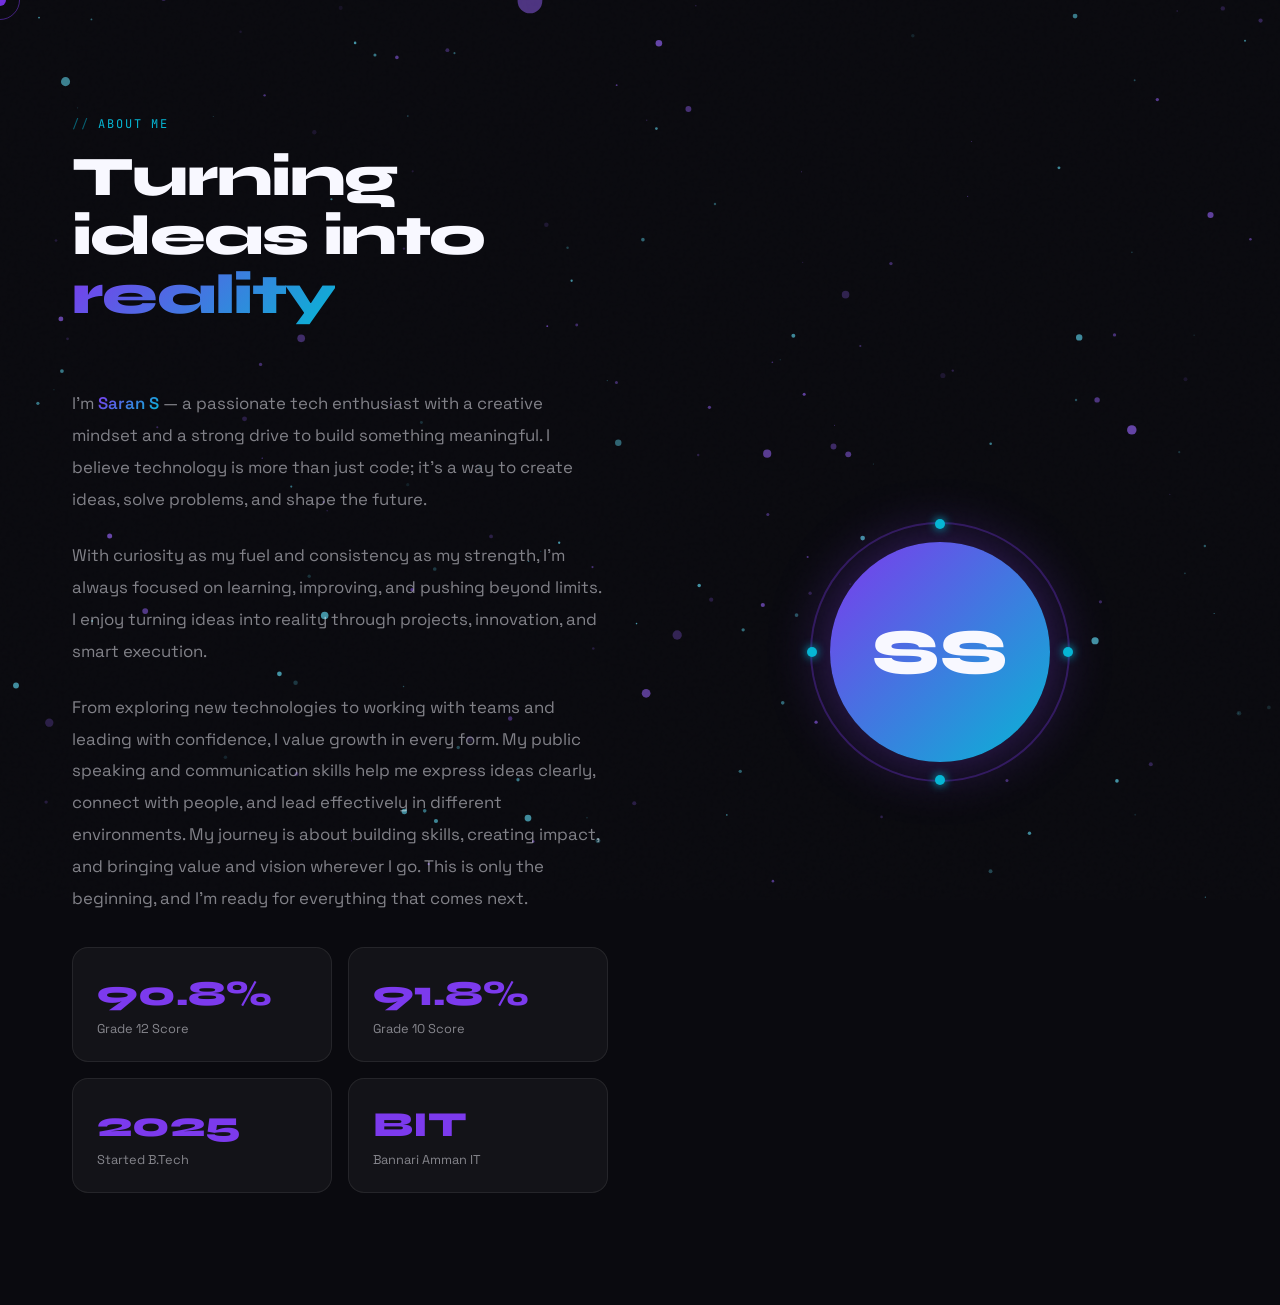
<file: about.html>
<!DOCTYPE html>
<html lang="en">
<head>
<meta charset="UTF-8">
<meta name="viewport" content="width=device-width, initial-scale=1.0">
<title>SARAN S — About</title>
<link href="https://fonts.googleapis.com/css2?family=Space+Grotesk:wght@300;400;500;600;700&family=Syne:wght@400;600;700;800&family=JetBrains+Mono:wght@400;500&display=swap" rel="stylesheet">
<link rel="stylesheet" href="assets/styles.css">
</head>
<body>

<div id="cursor"></div>
<div id="cursor-ring"></div>
<canvas id="bg-canvas"></canvas>

<main>
  <section id="about">
    <div>
      <span class="section-label reveal">about me</span>
      <h2 class="section-title reveal">Turning ideas into <span>reality</span></h2>
      <div class="about-text">
        <p class="reveal reveal-delay-1">I'm <strong class="about-highlight">Saran S</strong> — a passionate tech enthusiast with a creative mindset and a strong drive to build something meaningful. I believe technology is more than just code; it's a way to create ideas, solve problems, and shape the future.</p>
        <p class="reveal reveal-delay-2">With curiosity as my fuel and consistency as my strength, I'm always focused on learning, improving, and pushing beyond limits. I enjoy turning ideas into reality through projects, innovation, and smart execution.</p>
        <p class="reveal reveal-delay-3">From exploring new technologies to working with teams and leading with confidence, I value growth in every form. My public speaking and communication skills help me express ideas clearly, connect with people, and lead effectively in different environments. My journey is about building skills, creating impact, and bringing value and vision wherever I go. This is only the beginning, and I'm ready for everything that comes next.</p>
      </div>
      <div class="about-stats">
        <div class="stat-card reveal reveal-delay-1"><div class="stat-num">90.8%</div><div class="stat-label">Grade 12 Score</div></div>
        <div class="stat-card reveal reveal-delay-2"><div class="stat-num">91.8%</div><div class="stat-label">Grade 10 Score</div></div>
        <div class="stat-card reveal reveal-delay-3"><div class="stat-num">2025</div><div class="stat-label">Started B.Tech</div></div>
        <div class="stat-card reveal reveal-delay-4"><div class="stat-num">BIT</div><div class="stat-label">Bannari Amman IT</div></div>
      </div>
    </div>
    <div class="about-visual reveal">
      <div class="avatar-ring">
        <span class="orbit-dot"></span>
        <span class="orbit-dot"></span>
        <span class="orbit-dot"></span>
        <span class="orbit-dot"></span>
        <div class="avatar-inner">SS</div>
      </div>
    </div>
  </section>
</main>

<script src="assets/main.js"></script>
</body>
</html>
</file>
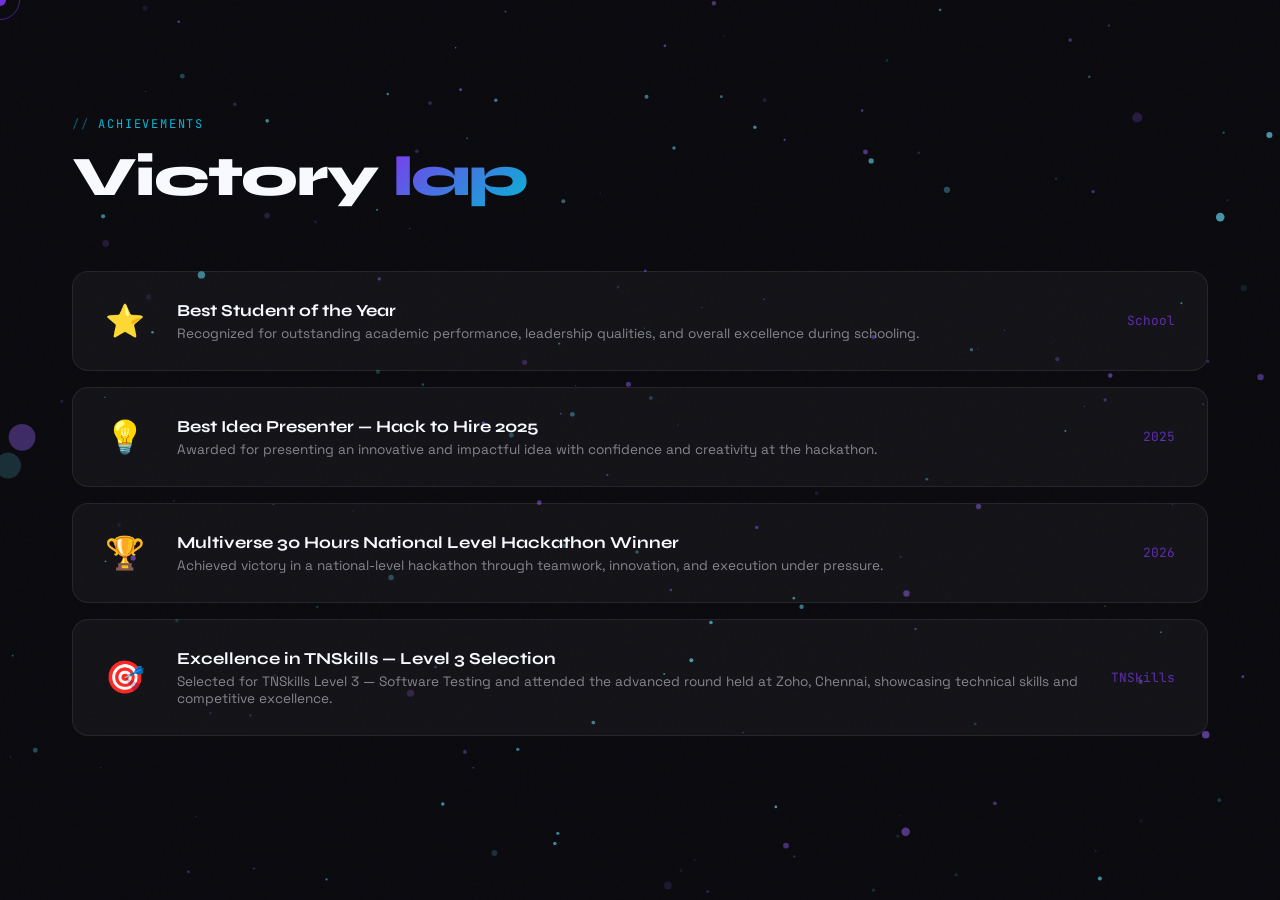
<file: achievements.html>
<!DOCTYPE html>
<html lang="en">
<head>
<meta charset="UTF-8">
<meta name="viewport" content="width=device-width, initial-scale=1.0">
<title>SARAN S — Achievements</title>
<link href="https://fonts.googleapis.com/css2?family=Space+Grotesk:wght@300;400;500;600;700&family=Syne:wght@400;600;700;800&family=JetBrains+Mono:wght@400;500&display=swap" rel="stylesheet">
<link rel="stylesheet" href="assets/styles.css">
</head>
<body>

<div id="cursor"></div>
<div id="cursor-ring"></div>
<canvas id="bg-canvas"></canvas>

<main>
  <section id="achievements">
    <span class="section-label reveal">achievements</span>
    <h2 class="section-title reveal">Victory <span>lap</span></h2>
    <div class="achievements-list">
      <div class="achievement-item reveal reveal-delay-1">
        <div class="achievement-icon">⭐</div>
        <div class="achievement-text">
          <h3>Best Student of the Year</h3>
          <p>Recognized for outstanding academic performance, leadership qualities, and overall excellence during schooling.</p>
        </div>
        <span class="achievement-year">School</span>
      </div>
      <div class="achievement-item reveal reveal-delay-2">
        <div class="achievement-icon">💡</div>
        <div class="achievement-text">
          <h3>Best Idea Presenter — Hack to Hire 2025</h3>
          <p>Awarded for presenting an innovative and impactful idea with confidence and creativity at the hackathon.</p>
        </div>
        <span class="achievement-year">2025</span>
      </div>
      <div class="achievement-item reveal reveal-delay-3">
        <div class="achievement-icon">🏆</div>
        <div class="achievement-text">
          <h3>Multiverse 30 Hours National Level Hackathon Winner</h3>
          <p>Achieved victory in a national-level hackathon through teamwork, innovation, and execution under pressure.</p>
        </div>
        <span class="achievement-year">2026</span>
      </div>
      <div class="achievement-item reveal">
        <div class="achievement-icon">🎯</div>
        <div class="achievement-text">
          <h3>Excellence in TNSkills — Level 3 Selection</h3>
          <p>Selected for TNSkills Level 3 — Software Testing and attended the advanced round held at Zoho, Chennai, showcasing technical skills and competitive excellence.</p>
        </div>
        <span class="achievement-year">TNSkills</span>
      </div>
    </div>
  </section>
</main>

<script src="assets/main.js"></script>
</body>
</html>
</file>
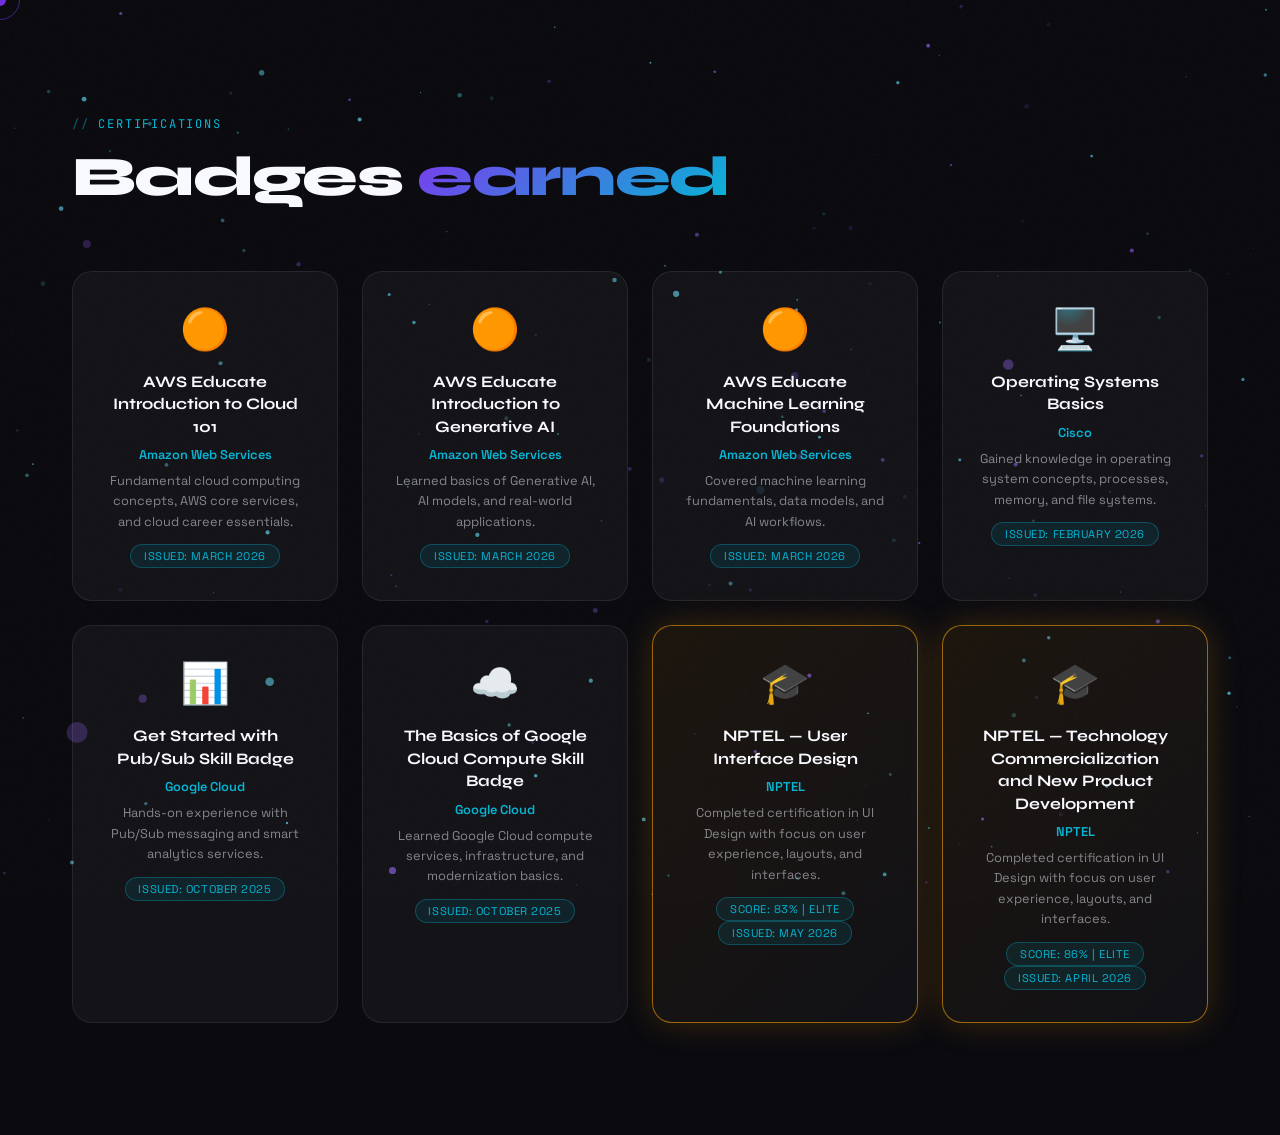
<file: certifications.html>
<!DOCTYPE html>
<html lang="en">
<head>
<meta charset="UTF-8">
<meta name="viewport" content="width=device-width, initial-scale=1.0">
<title>SARAN S — Certifications</title>
<link href="https://fonts.googleapis.com/css2?family=Space+Grotesk:wght@300;400;500;600;700&family=Syne:wght@400;600;700;800&family=JetBrains+Mono:wght@400;500&display=swap" rel="stylesheet">
<link rel="stylesheet" href="assets/styles.css">
</head>
<body>

<div id="cursor"></div>
<div id="cursor-ring"></div>
<canvas id="bg-canvas"></canvas>

<main>
  <section id="certifications">
    <span class="section-label reveal">certifications</span>
    <h2 class="section-title reveal">Badges <span>earned</span></h2>
    <div class="certs-grid">
      <div class="cert-card reveal reveal-delay-1">
        <div class="cert-logo">🟠</div>
        <div class="cert-title">AWS Educate Introduction to Cloud 101</div>
        <div class="cert-issuer">Amazon Web Services</div>
        <div class="cert-desc">Fundamental cloud computing concepts, AWS core services, and cloud career essentials.</div>
        <span class="cert-level">Issued: March 2026</span>
      </div>
      <div class="cert-card reveal reveal-delay-2">
        <div class="cert-logo">🟠</div>
        <div class="cert-title">AWS Educate Introduction to Generative AI</div>
        <div class="cert-issuer">Amazon Web Services</div>
        <div class="cert-desc">Learned basics of Generative AI, AI models, and real-world applications.</div>
        <span class="cert-level">Issued: March 2026</span>
      </div>
      <div class="cert-card reveal reveal-delay-3">
        <div class="cert-logo">🟠</div>
        <div class="cert-title">AWS Educate Machine Learning Foundations</div>
        <div class="cert-issuer">Amazon Web Services</div>
        <div class="cert-desc">Covered machine learning fundamentals, data models, and AI workflows.</div>
        <span class="cert-level">Issued: March 2026</span>
      </div>
      <div class="cert-card reveal reveal-delay-1">
        <div class="cert-logo">🖥️</div>
        <div class="cert-title">Operating Systems Basics</div>
        <div class="cert-issuer">Cisco</div>
        <div class="cert-desc">Gained knowledge in operating system concepts, processes, memory, and file systems.</div>
        <span class="cert-level">Issued: February 2026</span>
      </div>
      <div class="cert-card reveal reveal-delay-2">
        <div class="cert-logo">📊</div>
        <div class="cert-title">Get Started with Pub/Sub Skill Badge</div>
        <div class="cert-issuer">Google Cloud</div>
        <div class="cert-desc">Hands-on experience with Pub/Sub messaging and smart analytics services.</div>
        <span class="cert-level">Issued: October 2025</span>
      </div>
      <div class="cert-card reveal reveal-delay-3">
        <div class="cert-logo">☁️</div>
        <div class="cert-title">The Basics of Google Cloud Compute Skill Badge</div>
        <div class="cert-issuer">Google Cloud</div>
        <div class="cert-desc">Learned Google Cloud compute services, infrastructure, and modernization basics.</div>
        <span class="cert-level">Issued: October 2025</span>
      </div>
      <div class="cert-card highlight reveal reveal-delay-1">
        <div class="cert-logo">🎓</div>
        <div class="cert-title">NPTEL — User Interface Design</div>
        <div class="cert-issuer">NPTEL</div>
        <div class="cert-desc">Completed certification in UI Design with focus on user experience, layouts, and interfaces.</div>
        <span class="cert-level">Score: 83% | Elite</span>
        <span class="cert-level">Issued: May 2026</span>
      </div>
      <div class="cert-card highlight reveal reveal-delay-2">
        <div class="cert-logo">🎓</div>
        <div class="cert-title">NPTEL — Technology Commercialization and New Product Development</div>
        <div class="cert-issuer">NPTEL</div>
        <div class="cert-desc">Completed certification in UI Design with focus on user experience, layouts, and interfaces.</div>
        <span class="cert-level">Score: 86% | Elite</span>
        <span class="cert-level">Issued: April 2026</span>
      </div>
    </div>
  </section>
</main>

<script src="assets/main.js"></script>
</body>
</html>
</file>
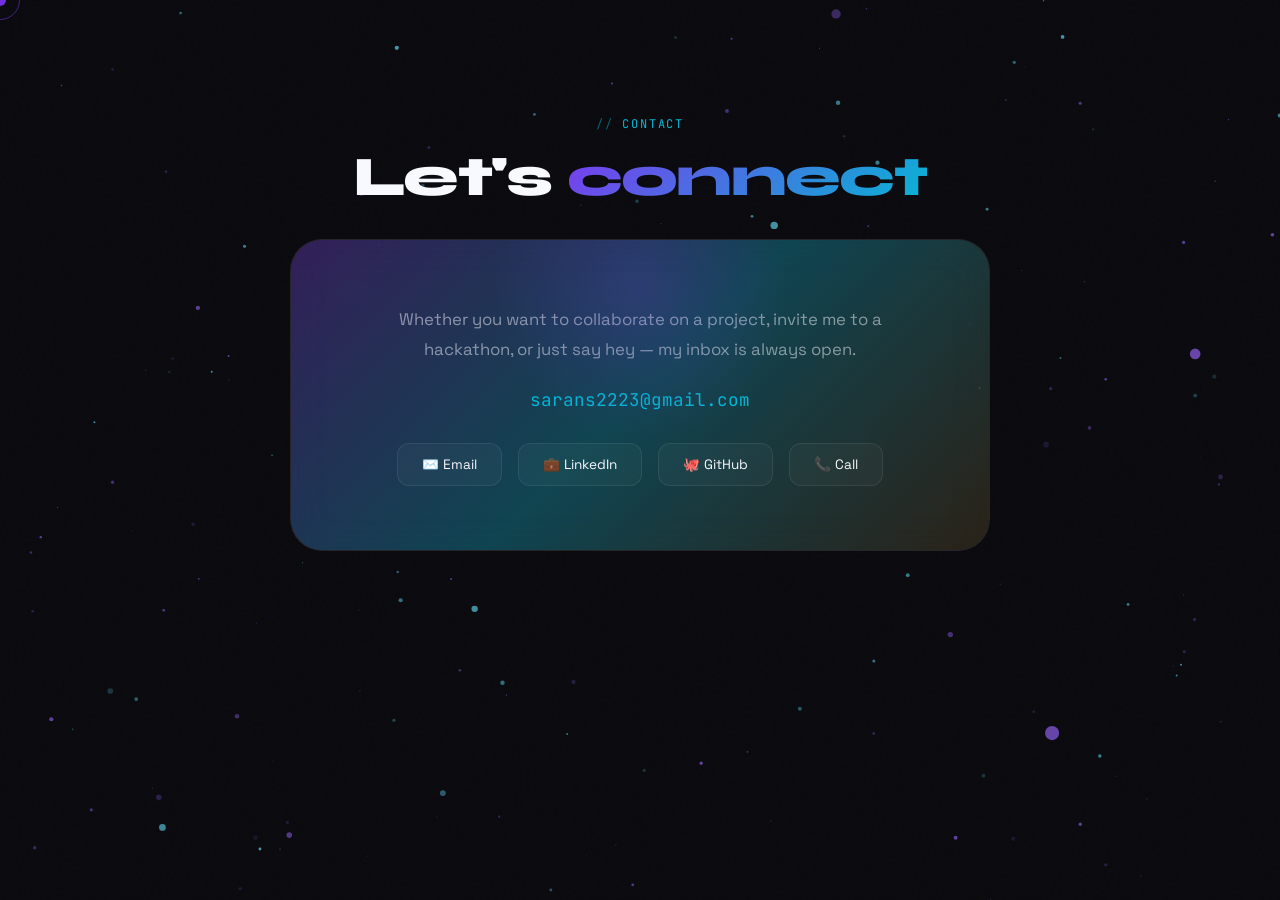
<file: contact.html>
<!DOCTYPE html>
<html lang="en">
<head>
<meta charset="UTF-8">
<meta name="viewport" content="width=device-width, initial-scale=1.0">
<title>SARAN S — Contact</title>
<link href="https://fonts.googleapis.com/css2?family=Space+Grotesk:wght@300;400;500;600;700&family=Syne:wght@400;600;700;800&family=JetBrains+Mono:wght@400;500&display=swap" rel="stylesheet">
<link rel="stylesheet" href="assets/styles.css">
</head>
<body>

<div id="cursor"></div>
<div id="cursor-ring"></div>
<canvas id="bg-canvas"></canvas>

<main>
  <section id="contact">
    <span class="section-label reveal">contact</span>
    <h2 class="section-title reveal" style="margin-bottom:2rem;">Let's <span>connect</span></h2>
    <div class="contact-card reveal">
      <div class="contact-glow"></div>
      <p style="color:var(--muted);font-size:1.05rem;line-height:1.8;">Whether you want to collaborate on a project, invite me to a hackathon, or just say hey — my inbox is always open.</p>
      <div class="contact-email">sarans2223@gmail.com</div>
      <div class="contact-links">
        <a href="mailto:sarans2223@gmail.com" class="contact-link">✉️ Email</a>
        <a href="https://linkedin.com/in/sarans" target="_blank" class="contact-link">💼 LinkedIn</a>
        <a href="https://github.com/sarans2223" target="_blank" class="contact-link">🐙 GitHub</a>
        <a href="tel:9342199377" class="contact-link">📞 Call</a>
      </div>
    </div>
  </section>
</main>

<script src="assets/main.js"></script>
</body>
</html>
</file>
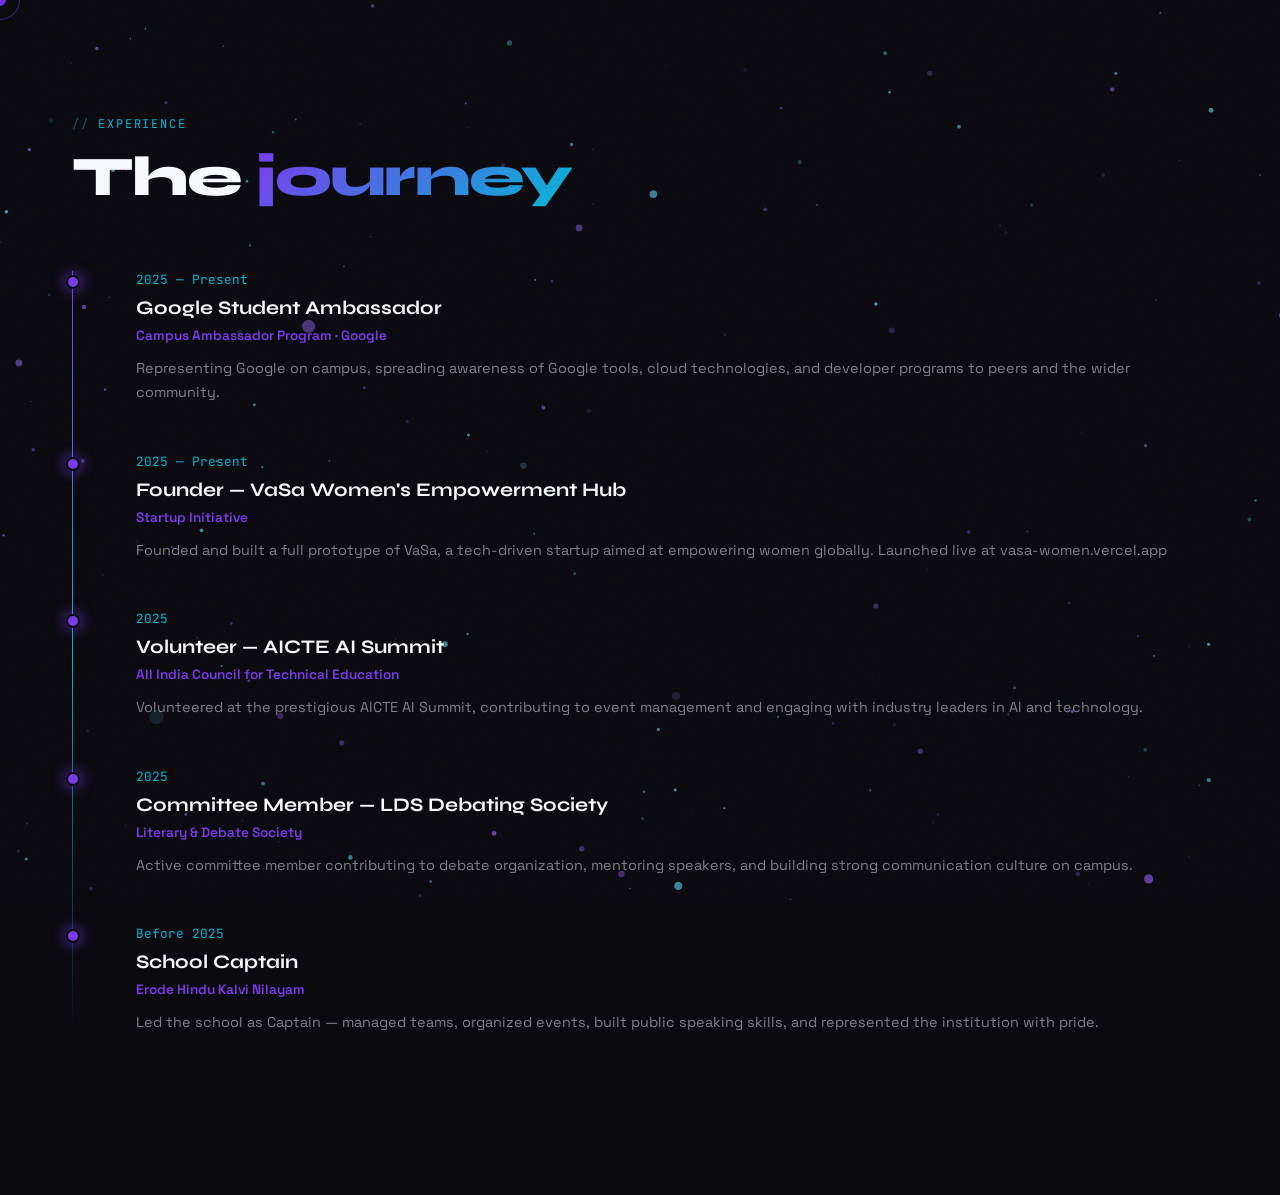
<file: experience.html>
<!DOCTYPE html>
<html lang="en">
<head>
<meta charset="UTF-8">
<meta name="viewport" content="width=device-width, initial-scale=1.0">
<title>SARAN S — Experience</title>
<link href="https://fonts.googleapis.com/css2?family=Space+Grotesk:wght@300;400;500;600;700&family=Syne:wght@400;600;700;800&family=JetBrains+Mono:wght@400;500&display=swap" rel="stylesheet">
<link rel="stylesheet" href="assets/styles.css">
</head>
<body>

<div id="cursor"></div>
<div id="cursor-ring"></div>
<canvas id="bg-canvas"></canvas>

<main>
  <section id="experience">
    <span class="section-label reveal">experience</span>
    <h2 class="section-title reveal">The <span>journey</span></h2>
    <div class="timeline">
      <div class="timeline-item reveal">
        <div class="timeline-date">2025 — Present</div>
        <div class="timeline-title">Google Student Ambassador</div>
        <div class="timeline-sub">Campus Ambassador Program · Google</div>
        <div class="timeline-desc">Representing Google on campus, spreading awareness of Google tools, cloud technologies, and developer programs to peers and the wider community.</div>
      </div>
      <div class="timeline-item reveal reveal-delay-1">
        <div class="timeline-date">2025 — Present</div>
        <div class="timeline-title">Founder — VaSa Women's Empowerment Hub</div>
        <div class="timeline-sub">Startup Initiative</div>
        <div class="timeline-desc">Founded and built a full prototype of VaSa, a tech-driven startup aimed at empowering women globally. Launched live at vasa-women.vercel.app</div>
      </div>
      <div class="timeline-item reveal reveal-delay-2">
        <div class="timeline-date">2025</div>
        <div class="timeline-title">Volunteer — AICTE AI Summit</div>
        <div class="timeline-sub">All India Council for Technical Education</div>
        <div class="timeline-desc">Volunteered at the prestigious AICTE AI Summit, contributing to event management and engaging with industry leaders in AI and technology.</div>
      </div>
      <div class="timeline-item reveal reveal-delay-3">
        <div class="timeline-date">2025</div>
        <div class="timeline-title">Committee Member — LDS Debating Society</div>
        <div class="timeline-sub">Literary &amp; Debate Society</div>
        <div class="timeline-desc">Active committee member contributing to debate organization, mentoring speakers, and building strong communication culture on campus.</div>
      </div>
      <div class="timeline-item reveal">
        <div class="timeline-date">Before 2025</div>
        <div class="timeline-title">School Captain</div>
        <div class="timeline-sub">Erode Hindu Kalvi Nilayam</div>
        <div class="timeline-desc">Led the school as Captain — managed teams, organized events, built public speaking skills, and represented the institution with pride.</div>
      </div>
    </div>
  </section>
</main>

<script src="assets/main.js"></script>
</body>
</html>
</file>
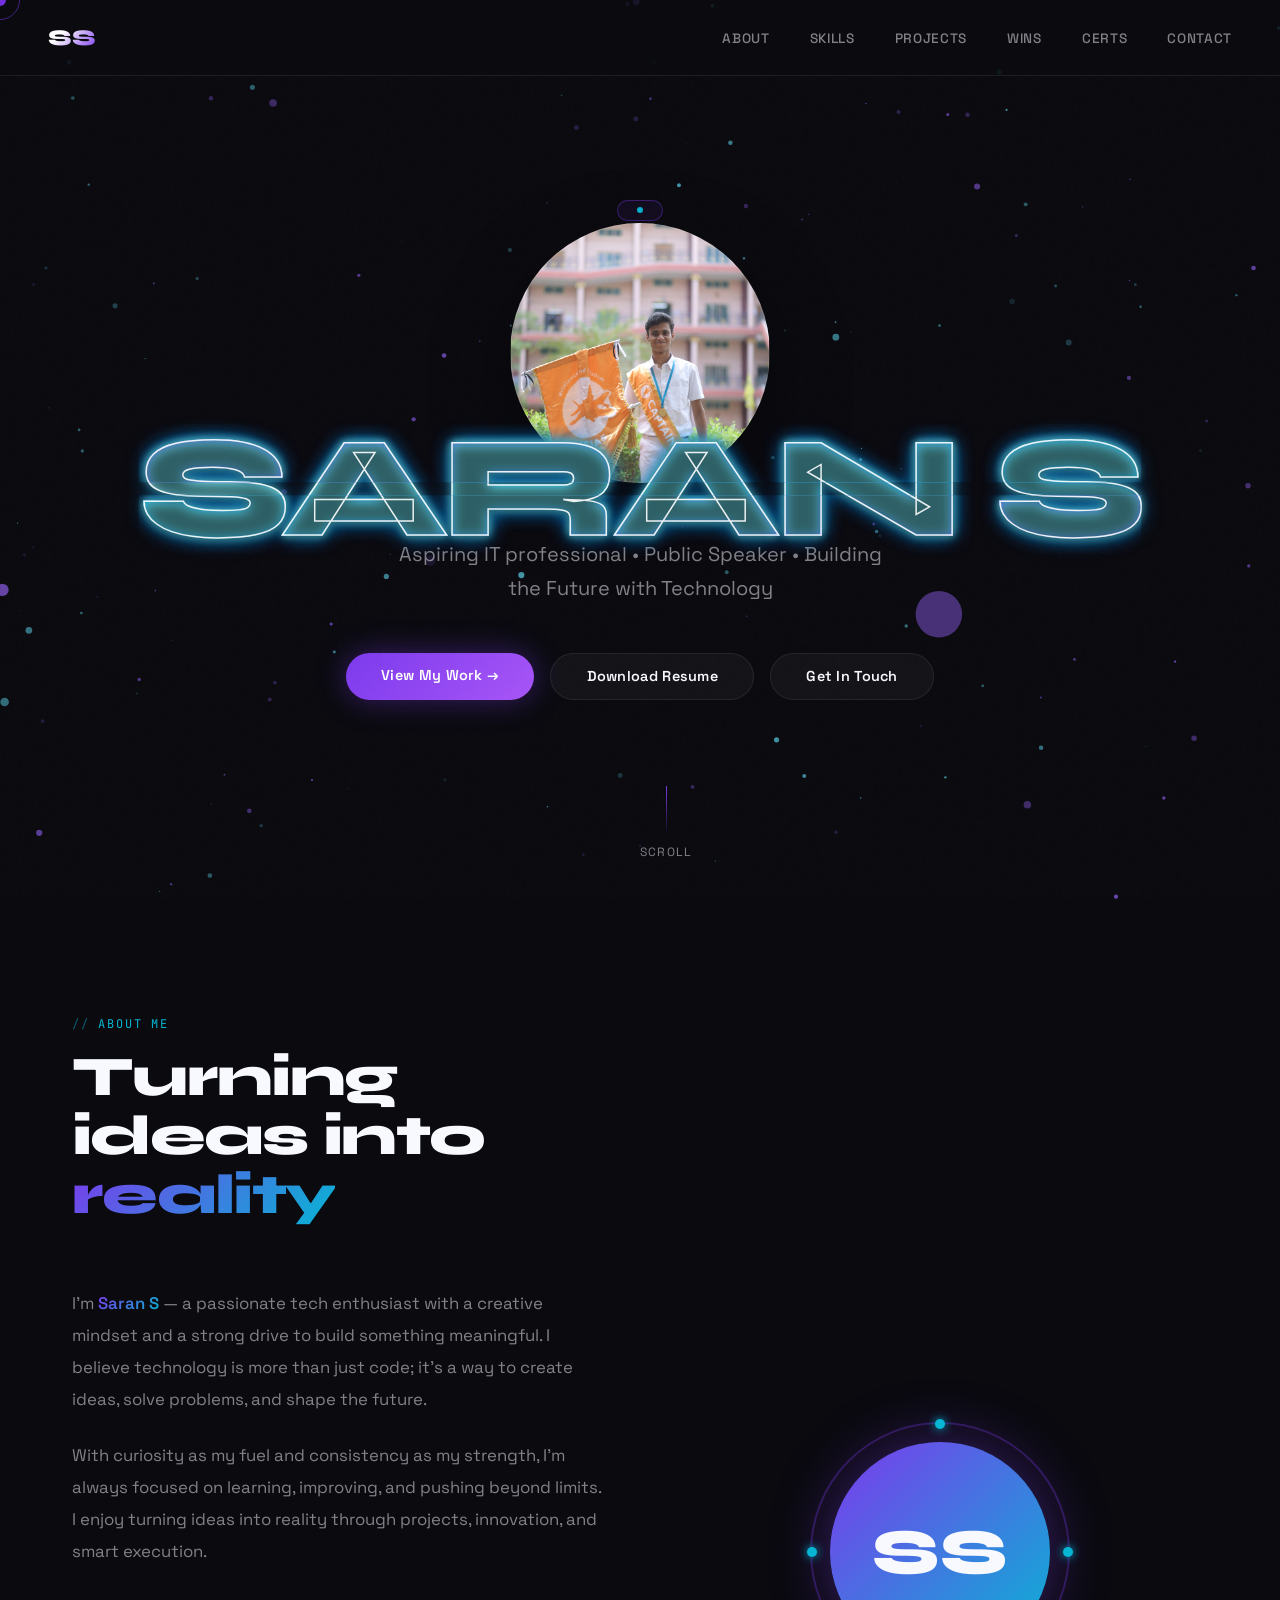
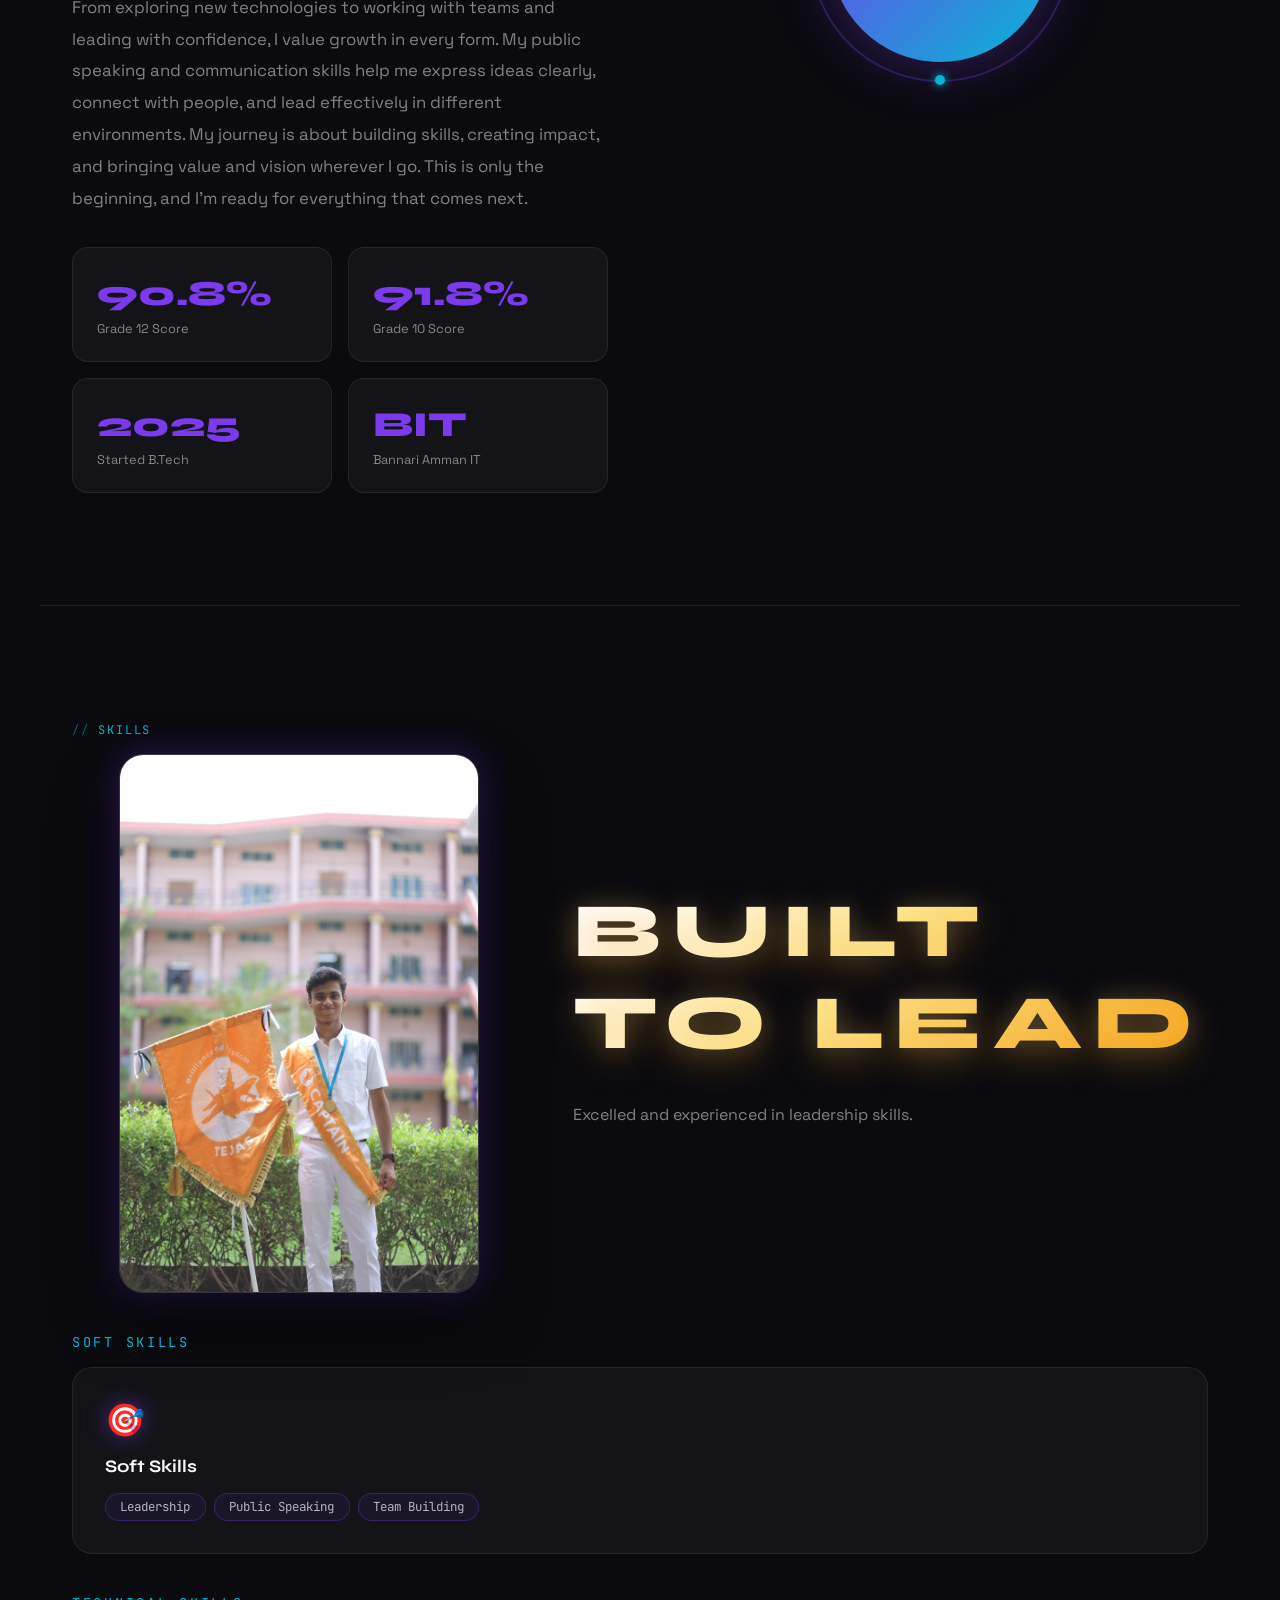
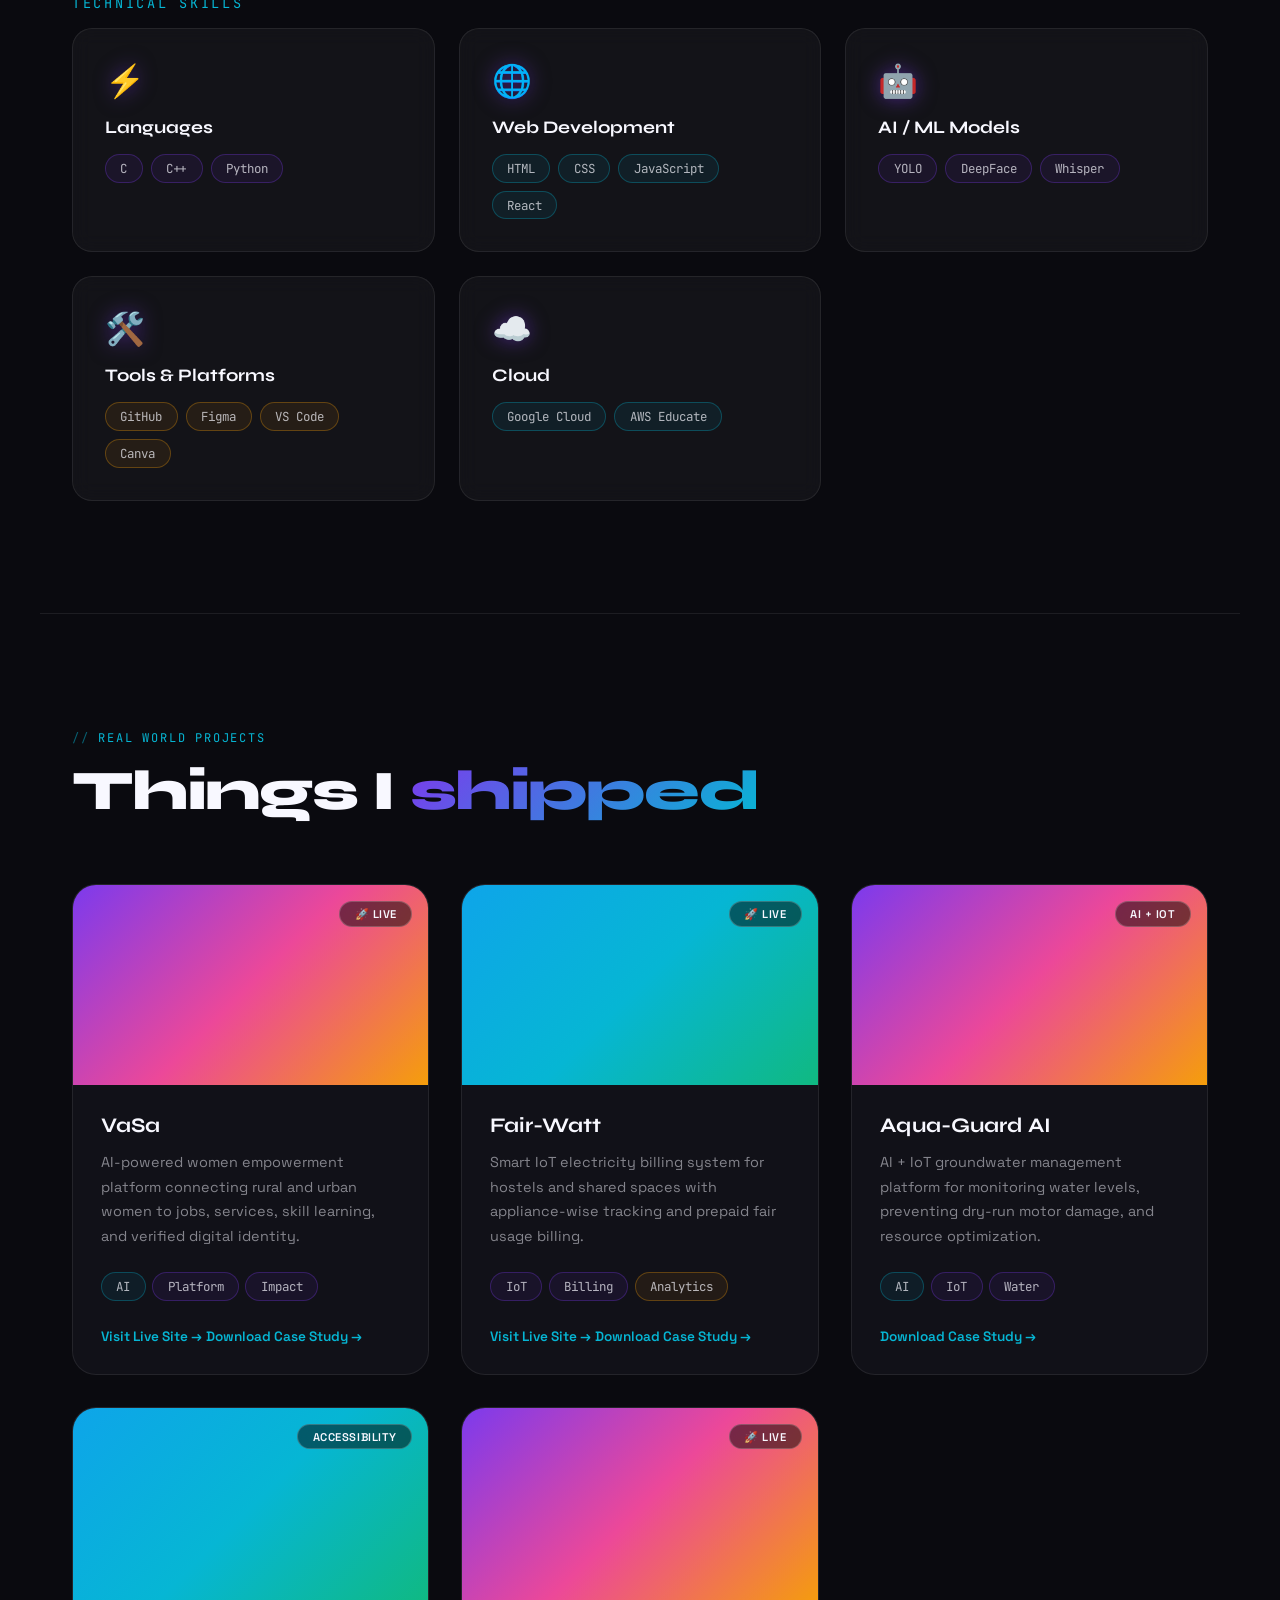
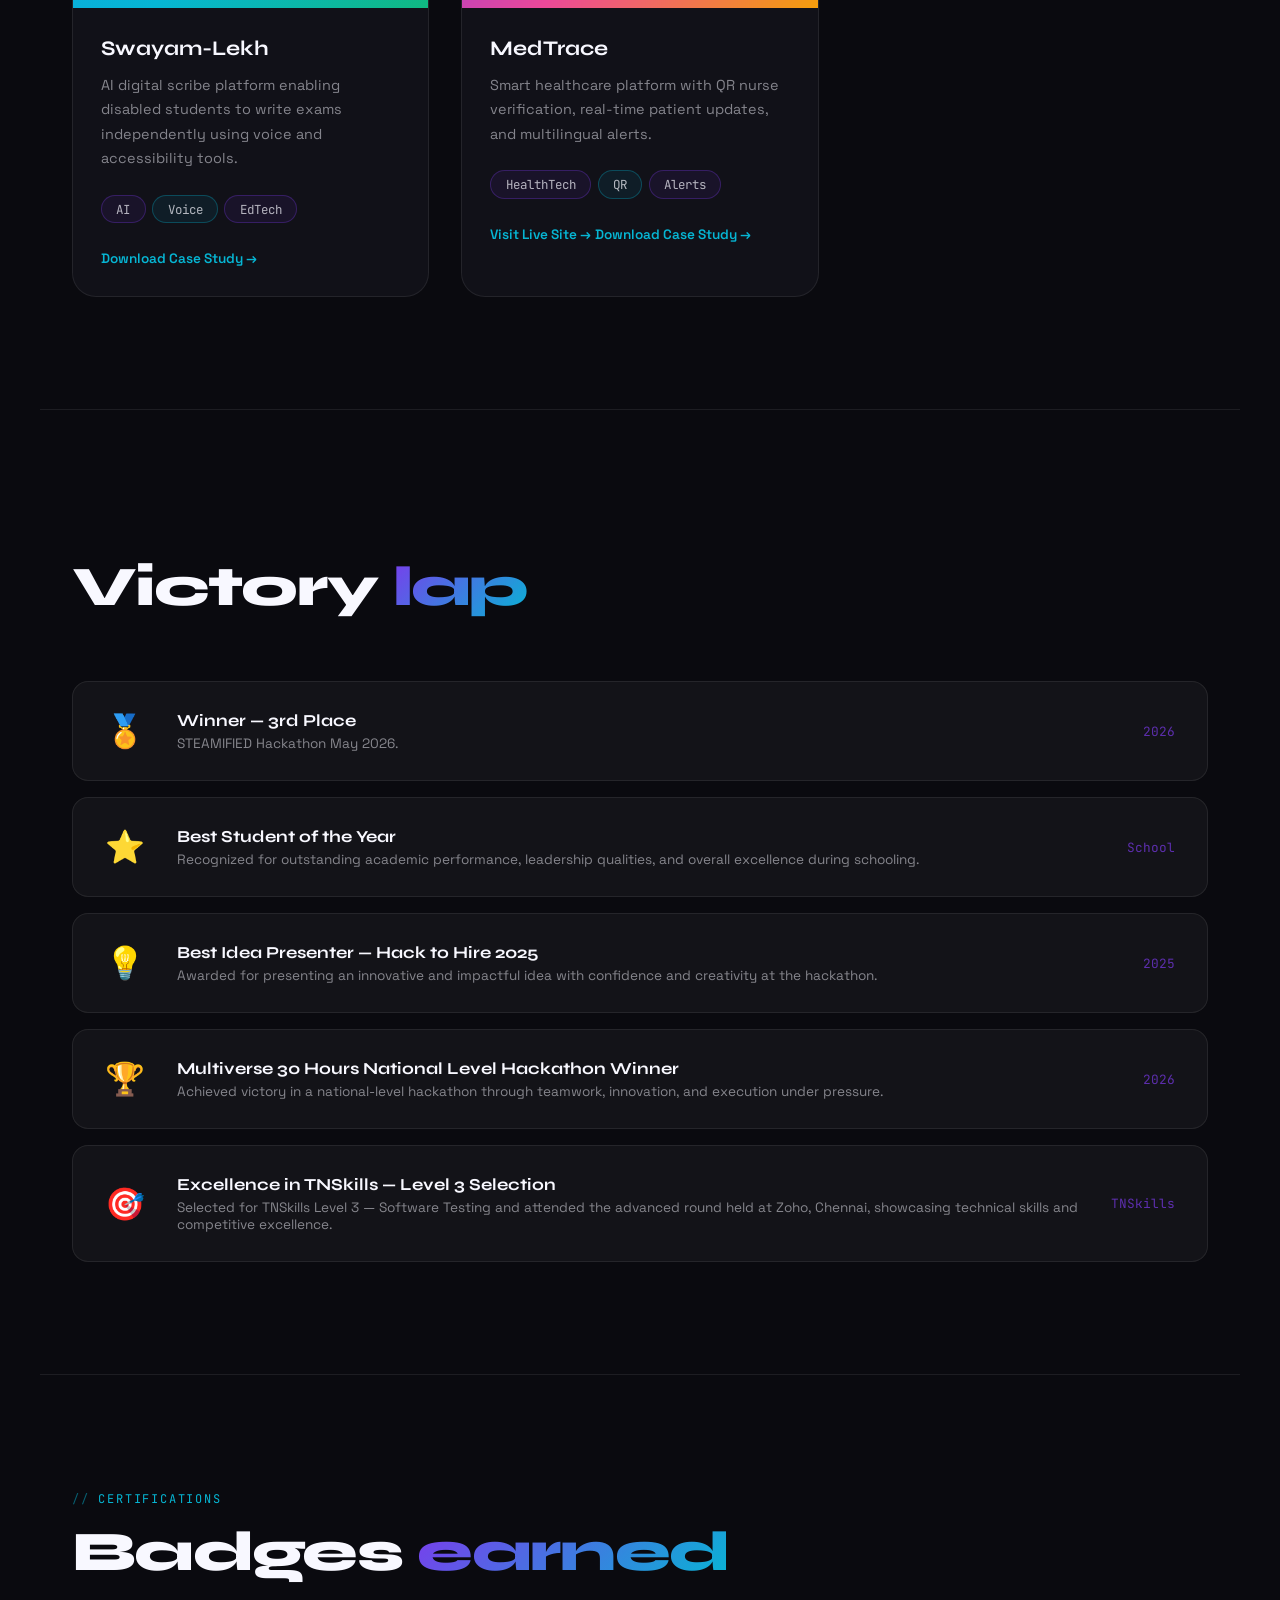
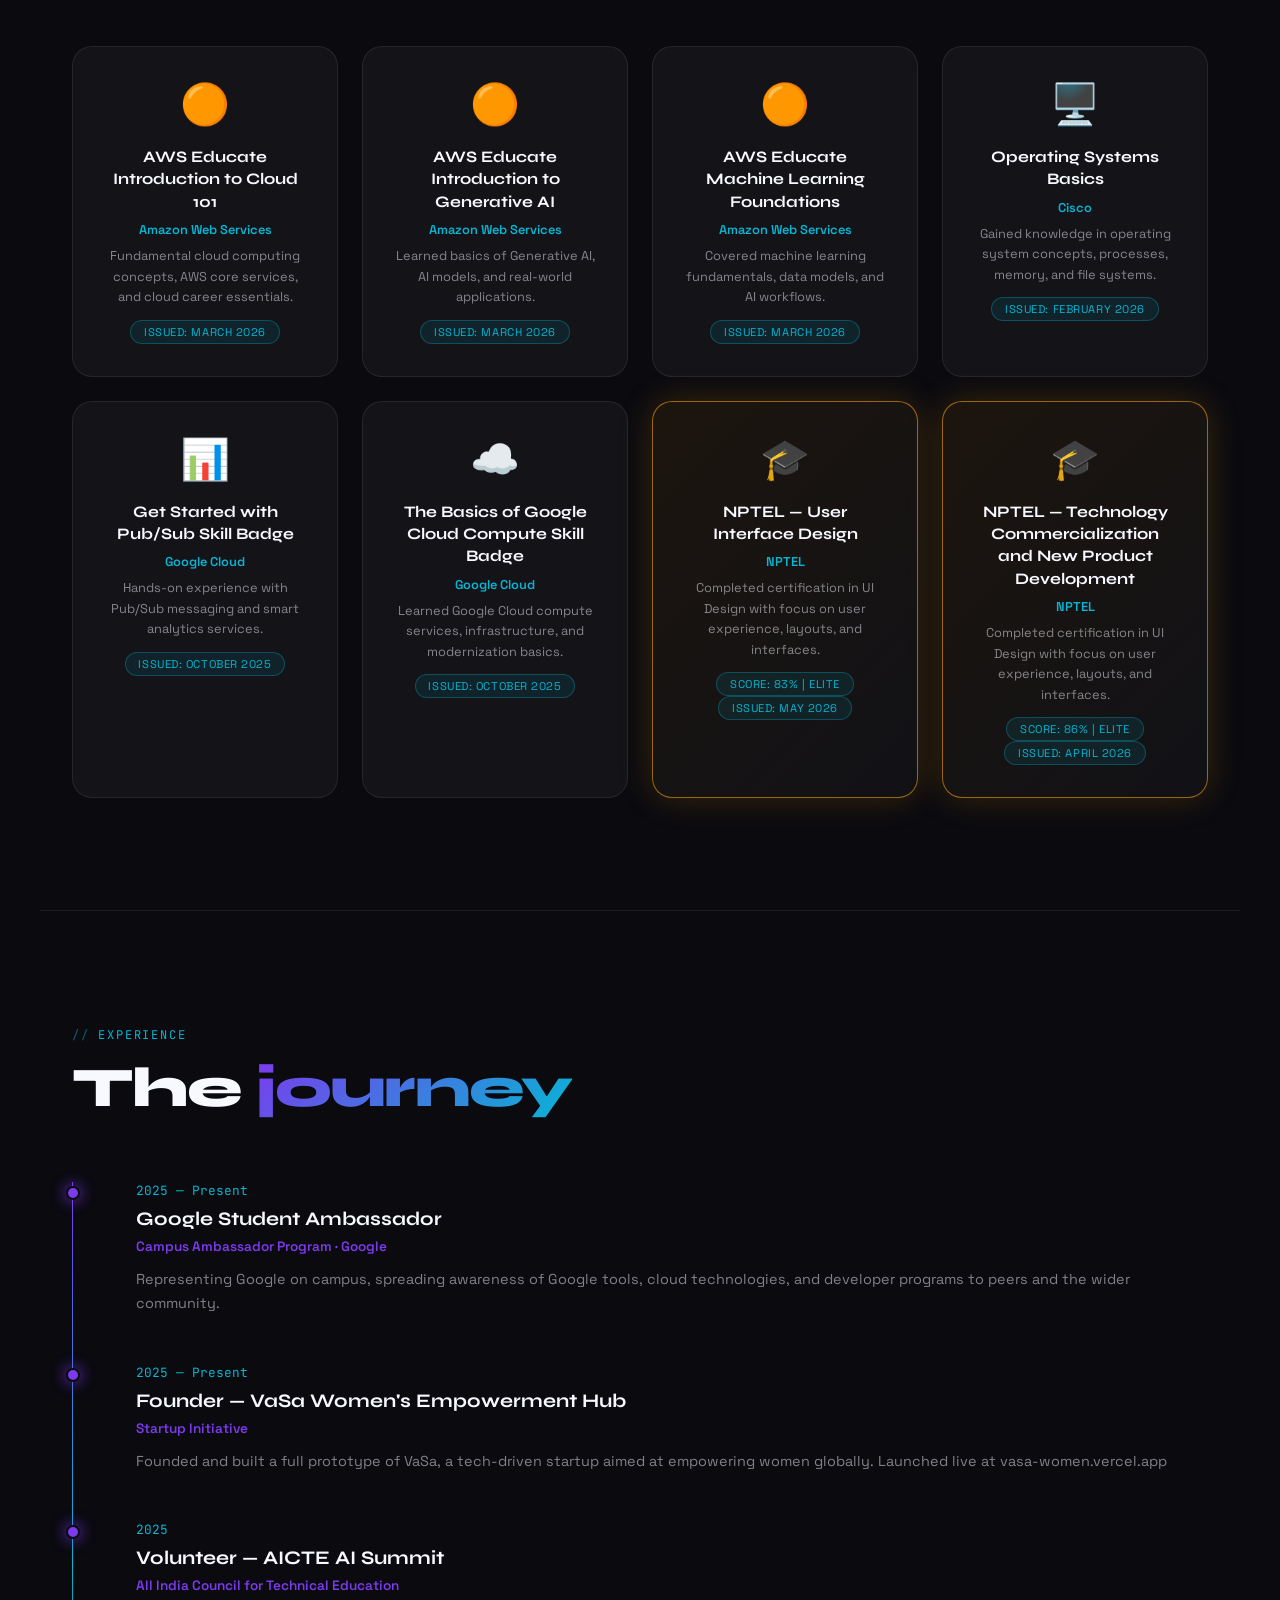
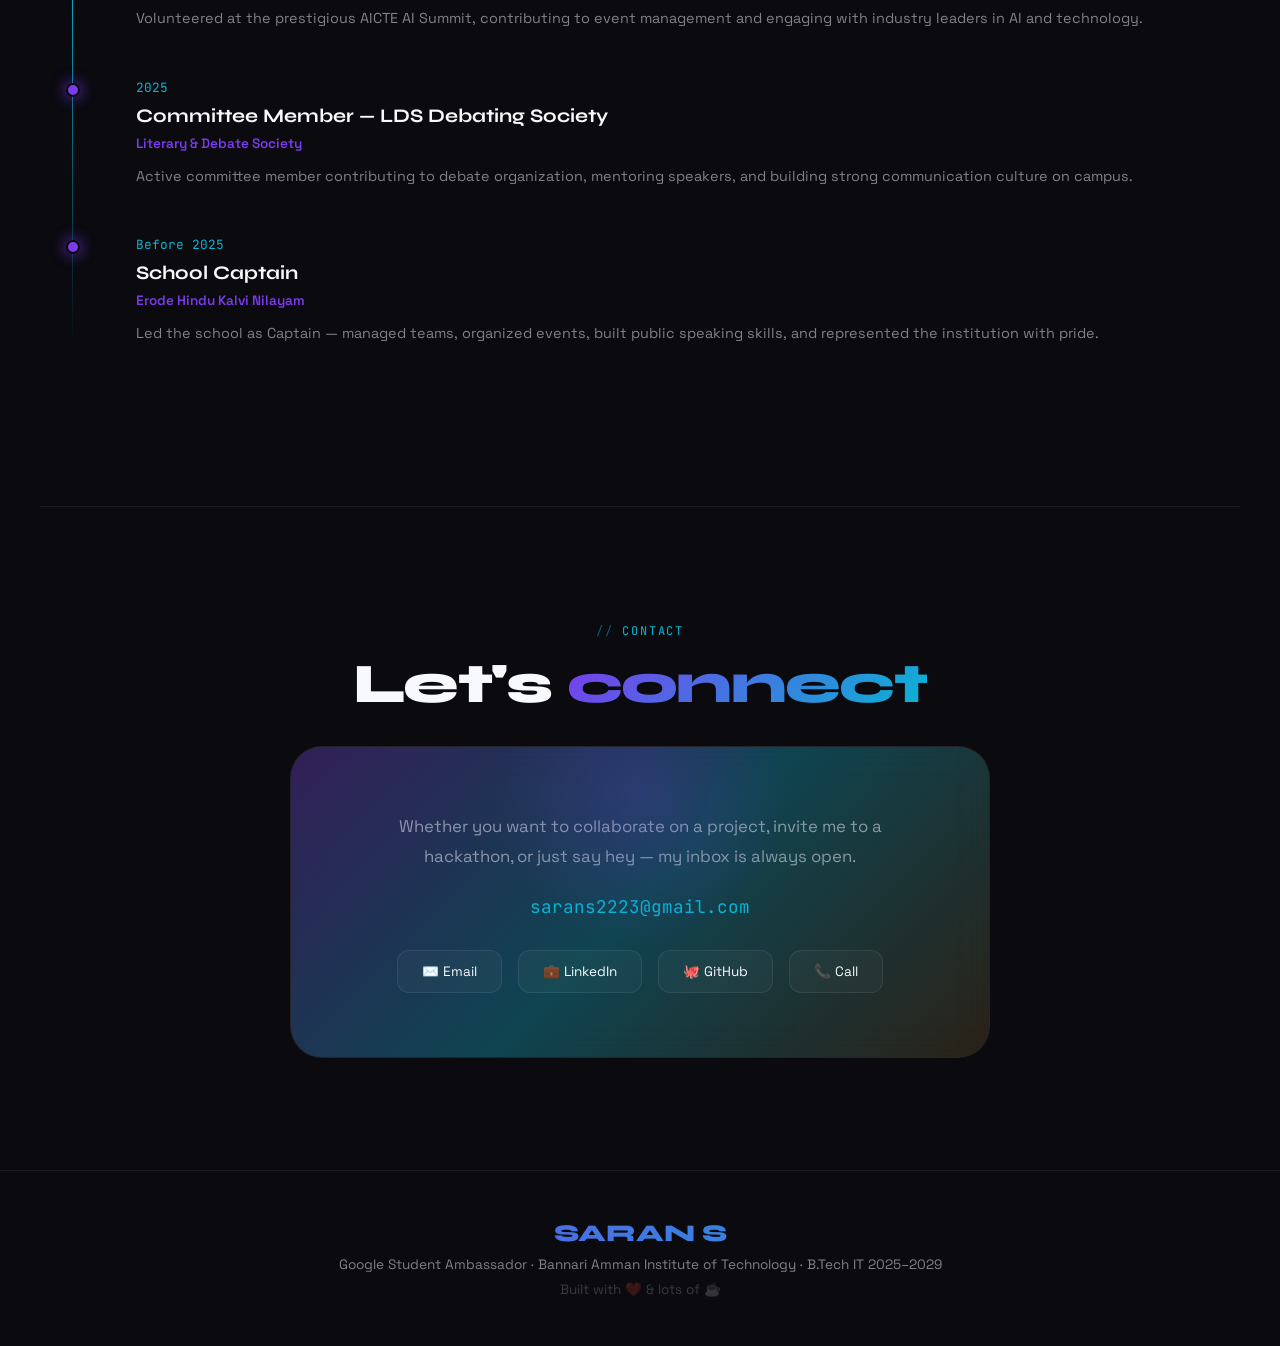
<file: main.html>
<!DOCTYPE html>
<html lang="en">
<head>
<meta charset="UTF-8">
<meta name="viewport" content="width=device-width, initial-scale=1.0">
<title>SARAN S — Portfolio</title>
<link href="https://fonts.googleapis.com/css2?family=Space+Grotesk:wght@300;400;500;600;700&family=Syne:wght@400;600;700;800&family=JetBrains+Mono:wght@400;500&display=swap" rel="stylesheet">
<style>
  :root {
    --c1: #0a0a0f;
    --c2: #111118;
    --c3: #1a1a28;
    --accent: #7c3aed;
    --accent2: #06b6d4;
    --accent3: #f59e0b;
    --gold: #f59e0b;
    --white: #f8f8ff;
    --muted: rgba(248,248,255,0.5);
    --glass: rgba(255,255,255,0.04);
    --glass-border: rgba(255,255,255,0.08);
  }
  * { margin:0; padding:0; box-sizing:border-box; }
  html { scroll-behavior: smooth; }
  body {
    background: var(--c1);
    color: var(--white);
    font-family: 'Space Grotesk', sans-serif;
    overflow-x: hidden;
    cursor: none;
  }

  /* CUSTOM CURSOR */
  #cursor {
    position: fixed; width:12px; height:12px;
    background: var(--accent); border-radius:50%;
    pointer-events:none; z-index:9999;
    transform: translate(-50%,-50%);
    transition: transform 0.1s, width 0.3s, height 0.3s, background 0.3s;
    mix-blend-mode: difference;
  }
  #cursor-ring {
    position:fixed; width:40px; height:40px;
    border:1.5px solid rgba(124,58,237,0.5);
    border-radius:50%; pointer-events:none; z-index:9998;
    transform:translate(-50%,-50%);
    transition: transform 0.15s ease-out, width 0.3s, height 0.3s;
  }

  /* CANVAS BACKGROUND */
  #bg-canvas {
    position: fixed; top:0; left:0;
    width:100%; height:100%;
    z-index:0; pointer-events:none;
  }

  /* NOISE OVERLAY */
  body::before {
    content:'';
    position:fixed; inset:0; z-index:1;
    background-image: url("data:image/svg+xml,%3Csvg viewBox='0 0 256 256' xmlns='http://www.w3.org/2000/svg'%3E%3Cfilter id='noise'%3E%3CfeTurbulence type='fractalNoise' baseFrequency='0.9' numOctaves='4' stitchTiles='stitch'/%3E%3C/filter%3E%3Crect width='100%25' height='100%25' filter='url(%23noise)' opacity='0.04'/%3E%3C/svg%3E");
    pointer-events:none; opacity:0.4;
  }

  /* NAV */
  nav {
    position:fixed; top:0; left:0; right:0; z-index:100;
    padding:1.5rem 3rem;
    display:flex; align-items:center; justify-content:space-between;
    backdrop-filter: blur(20px);
    background: rgba(10,10,15,0.6);
    border-bottom: 1px solid var(--glass-border);
    transition: all 0.3s;
  }
  .nav-logo {
    font-family:'Syne',sans-serif; font-size:1.4rem; font-weight:800;
    background: linear-gradient(135deg,#fff 30%,var(--accent));
    -webkit-background-clip:text; -webkit-text-fill-color:transparent;
    letter-spacing:-0.02em;
  }
  .nav-links { display:flex; gap:2.5rem; list-style:none; }
  .nav-links a {
    color:var(--muted); text-decoration:none; font-size:0.85rem;
    letter-spacing:0.05em; text-transform:uppercase; font-weight:500;
    transition:color 0.3s; position:relative;
  }
  .nav-links a::after {
    content:''; position:absolute; bottom:-4px; left:0;
    width:0; height:1px; background:var(--accent);
    transition:width 0.3s;
  }
  .nav-links a:hover { color:var(--white); }
  .nav-links a:hover::after { width:100%; }

  /* SECTIONS WRAPPER */
  main { position:relative; z-index:2; }

  /* HERO */
  #hero {
    min-height:100vh; display:flex; flex-direction:column;
    align-items:center; justify-content:center;
    text-align:center; padding:2rem;
    position:relative; overflow:hidden;
  }
  .hero-badge {
    display:inline-flex; align-items:center; gap:0.5rem;
    padding:0.4rem 1.2rem;
    border:1px solid rgba(124,58,237,0.4);
    border-radius:100px;
    font-size:0.78rem; letter-spacing:0.08em; text-transform:uppercase;
    color:var(--accent2); margin-bottom:2rem;
    background:rgba(124,58,237,0.08);
    animation: fadeSlideUp 0.8s ease both;
  }
  .badge-dot {
    width:6px; height:6px; border-radius:50%;
    background:var(--accent2); animation:pulse 2s infinite;
  }
  @keyframes pulse { 0%,100%{opacity:1;transform:scale(1)} 50%{opacity:0.5;transform:scale(1.3)} }

  h1.hero-name {
    font-family:'Syne',sans-serif; font-size:clamp(4rem,12vw,9rem);
    font-weight:800; line-height:0.9; letter-spacing:-0.04em;
    white-space:nowrap;
    animation: fadeSlideUp 0.8s 0.2s ease both;
  }
  .hero-name-wrap {
    position:relative;
    display:grid;
    place-items:center;
    width:100%;
    height:260px;
    margin-bottom:1.5rem;
    overflow:visible;
  }
  .hero-name-wrap > * { grid-area:1 / 1; }
  .hero-name-bg {
    position:absolute; left:50%; top:50%;
    width:260px; height:260px; border-radius:50%;
    transform:translate(-50%,-50%);
    background: url("assets/skills-lead.jpg") center/cover no-repeat;
    border:1px solid rgba(255,255,255,0.12);
    filter: blur(0px);
    z-index:0; pointer-events:none;
    box-shadow:0 30px 80px rgba(0,0,0,0.35);
    margin-top: -30px;
  }
  .hero-name-wrap h1.hero-name {
    position:relative;
    transform:translateY(1000%);
    z-index:1;
    top:90px;
    margin:32px 0 0;
  }
  .name-line1 {
    display:block;
    background: linear-gradient(135deg, #ffffff 0%, #8bffff 25%, #2fe7ff 50%, #0099ff 75%, #001c3a 100%);
    -webkit-background-clip:text; -webkit-text-fill-color:transparent;
    -webkit-text-stroke: 1.5px rgba(255,255,255,0.9);
    text-shadow: 0 2px 12px rgba(0,0,0,0.6), 0 0 8px rgba(125,249,255,0.9), 0 0 20px rgba(0,153,255,0.7);
  }
  .name-line2 {
    display:block;
    background: linear-gradient(135deg, var(--accent), var(--accent2));
    -webkit-background-clip:text; -webkit-text-fill-color:transparent;
  }
  .hero-sub {
    font-size:clamp(1rem,2.5vw,1.25rem); color:var(--muted);
    max-width:520px; line-height:1.7; margin-bottom:3rem;
    animation: fadeSlideUp 0.8s 0.4s ease both;
  }
  .hero-ctas {
    display:flex; gap:1rem; flex-wrap:wrap; justify-content:center;
    animation: fadeSlideUp 0.8s 0.6s ease both;
  }
  .btn-primary {
    padding:0.85rem 2.2rem; border-radius:100px;
    background: linear-gradient(135deg,var(--accent),#a855f7);
    color:#fff; text-decoration:none; font-weight:600;
    font-size:0.9rem; letter-spacing:0.02em;
    transition:transform 0.2s, box-shadow 0.2s;
    box-shadow: 0 0 30px rgba(124,58,237,0.4);
  }
  .btn-primary:hover { transform:translateY(-2px); box-shadow:0 0 50px rgba(124,58,237,0.6); }
  .btn-outline {
    padding:0.85rem 2.2rem; border-radius:100px;
    border:1px solid var(--glass-border);
    background:var(--glass); color:var(--white);
    text-decoration:none; font-weight:600;
    font-size:0.9rem; letter-spacing:0.02em;
    backdrop-filter:blur(10px);
    transition:border-color 0.2s, transform 0.2s;
  }
  .btn-outline:hover { border-color:var(--accent); transform:translateY(-2px); }

  .hero-scroll {
    position:absolute; bottom:2.5rem; left:50%; transform:translateX(-50%);
    display:flex; flex-direction:column; align-items:center; gap:0.5rem;
    color:var(--muted); font-size:0.75rem; letter-spacing:0.1em;
    animation: fadeSlideUp 1s 1s ease both;
  }
  .scroll-line {
    width:1px; height:50px;
    background:linear-gradient(to bottom,var(--accent),transparent);
    animation:scrollLine 2s infinite;
  }
  @keyframes scrollLine { 0%{transform:scaleY(0);transform-origin:top} 50%{transform:scaleY(1);transform-origin:top} 51%{transform:scaleY(1);transform-origin:bottom} 100%{transform:scaleY(0);transform-origin:bottom} }

  /* FLOATING CARDS in hero */
  .hero-float {
    position:absolute; border-radius:16px;
    border:1px solid var(--glass-border);
    background:rgba(255,255,255,0.03);
    backdrop-filter:blur(20px);
    padding:1rem 1.5rem;
    font-size:0.8rem; color:var(--muted);
    animation:float 6s ease-in-out infinite;
  }
  .hero-float .val { font-size:1.4rem; font-weight:700; color:var(--white); font-family:'Syne',sans-serif; }
  .float-1 { left:5%; top:25%; animation-delay:0s; }
  .float-2 { right:5%; top:30%; animation-delay:2s; }
  .float-3 { right:8%; bottom:20%; animation-delay:4s; }
  @keyframes float { 0%,100%{transform:translateY(0)} 50%{transform:translateY(-15px)} }

  @keyframes fadeSlideUp { from{opacity:0;transform:translateY(30px)} to{opacity:1;transform:translateY(0)} }

  /* SECTION COMMONS */
  section { padding:7rem 2rem; max-width:1200px; margin:0 auto; }
  .section-label {
    display:inline-block; font-size:0.75rem; letter-spacing:0.15em;
    text-transform:uppercase; color:var(--accent2);
    margin-bottom:1rem; font-family:'JetBrains Mono',monospace;
  }
  .section-label::before { content:'// '; opacity:0.5; }
  .section-title {
    font-family:'Syne',sans-serif; font-size:clamp(2rem,5vw,3.5rem);
    font-weight:800; line-height:1.05; letter-spacing:-0.03em;
    margin-bottom:4rem;
  }
  .section-title span {
    background:linear-gradient(135deg,var(--accent),var(--accent2));
    -webkit-background-clip:text; -webkit-text-fill-color:transparent;
  }

  /* ABOUT */
  #about { display:grid; grid-template-columns:1fr 1fr; gap:4rem; align-items:center; }
  .about-text p { color:var(--muted); line-height:1.9; font-size:1.05rem; margin-bottom:1.5rem; }
  .about-highlight {
    color:var(--white); font-weight:600;
    background:linear-gradient(135deg,var(--accent),var(--accent2));
    -webkit-background-clip:text; -webkit-text-fill-color:transparent;
  }
  .about-stats {
    display:grid; grid-template-columns:1fr 1fr; gap:1rem; margin-top:2rem;
  }
  .stat-card {
    padding:1.5rem; border-radius:16px;
    border:1px solid var(--glass-border);
    background:var(--glass);
    transition:border-color 0.3s, transform 0.3s;
  }
  .stat-card:hover { border-color:var(--accent); transform:translateY(-4px); }
  .stat-num { font-family:'Syne',sans-serif; font-size:2.2rem; font-weight:800; color:var(--accent); }
  .stat-label { font-size:0.8rem; color:var(--muted); margin-top:0.3rem; }
  .about-visual {
    position:relative; display:flex; align-items:center; justify-content:center;
  }
  .avatar-ring {
    width:260px; height:260px; border-radius:50%;
    border:2px solid rgba(124,58,237,0.3);
    display:flex; align-items:center; justify-content:center;
    position:relative; animation:rotateSlow 20s linear infinite;
  }
  @keyframes rotateSlow { from{transform:rotate(0deg)} to{transform:rotate(360deg)} }
  .avatar-inner {
    width:220px; height:220px; border-radius:50%;
    background:linear-gradient(135deg,var(--accent),var(--accent2));
    display:flex; align-items:center; justify-content:center;
    font-family:'Syne',sans-serif; font-size:4rem; font-weight:800;
    animation:rotateSlow 20s linear infinite reverse;
    box-shadow:0 0 60px rgba(124,58,237,0.4);
  }
  .orbit-dot {
    position:absolute; width:10px; height:10px; border-radius:50%;
    background:var(--accent2);
    box-shadow:0 0 10px var(--accent2);
  }
  .orbit-dot:nth-child(1) { top:0; left:50%; transform:translate(-50%,-50%); }
  .orbit-dot:nth-child(2) { bottom:0; left:50%; transform:translate(-50%,50%); }
  .orbit-dot:nth-child(3) { left:0; top:50%; transform:translate(-50%,-50%); }
  .orbit-dot:nth-child(4) { right:0; top:50%; transform:translate(50%,-50%); }

  /* SKILLS */
  #skills { max-width:1200px; margin:0 auto; padding:7rem 2rem; }
  .skills-hero {
    display:grid; grid-template-columns:minmax(260px,1fr) 1.4fr;
    gap:3rem; align-items:center;
  }
  .skills-visual {
    position:relative; display:flex; align-items:center; justify-content:center;
    min-height:320px;
  }
  .skills-glow {
    position:absolute; width:320px; height:320px; border-radius:50%;
    background:radial-gradient(circle,rgba(124,58,237,0.35),transparent 70%);
    filter:blur(4px);
    animation:glowPulse 4.5s ease-in-out infinite;
  }
  .skills-image {
    position:relative; z-index:1;
    width:min(360px,80vw); height:auto; border-radius:24px;
    border:1px solid rgba(255,255,255,0.18);
    box-shadow:0 30px 70px rgba(0,0,0,0.45), 0 0 35px rgba(124,58,237,0.35);
    animation:float 6s ease-in-out infinite;
    transition:transform 0.3s ease, box-shadow 0.3s ease;
  }
  .skills-image:hover {
    transform:translateY(-6px) scale(1.02);
    box-shadow:0 40px 90px rgba(0,0,0,0.5), 0 0 50px rgba(124,58,237,0.45);
  }
  .skills-headline {
    font-family:'Syne',sans-serif; font-weight:800;
    font-size:clamp(2.6rem,6vw,4.8rem);
    letter-spacing:0.14em; text-transform:uppercase;
    margin-bottom:2rem;
    background:linear-gradient(135deg,#ffffff 10%,#fde68a 45%,#f59e0b 100%);
    -webkit-background-clip:text; -webkit-text-fill-color:transparent;
    text-shadow:0 10px 40px rgba(245,158,11,0.35), 0 0 25px rgba(255,255,255,0.15);
  }
  .skills-sub {
    color:var(--muted); font-size:1rem; line-height:1.7; margin-bottom:2rem;
  }
  .skills-section-title {
    font-family:'JetBrains Mono',monospace; font-size:0.85rem;
    letter-spacing:0.2em; text-transform:uppercase; color:var(--accent2);
    margin:2.5rem 0 1rem;
  }
  @keyframes glowPulse { 0%,100%{transform:scale(1);opacity:0.75} 50%{transform:scale(1.06);opacity:1} }
  .skills-grid {
    display:grid; grid-template-columns:repeat(auto-fit,minmax(280px,1fr)); gap:1.5rem;
  }
  @media (max-width: 900px) {
    .skills-hero { grid-template-columns:1fr; text-align:center; }
    .skills-headline { letter-spacing:0.1em; }
    .skills-grid { margin-top:2rem; }
  }
  .skill-card {
    padding:2rem; border-radius:20px;
    border:1px solid var(--glass-border);
    background:var(--glass);
    backdrop-filter:blur(10px);
    transition:all 0.4s cubic-bezier(0.175,0.885,0.32,1.275);
    position:relative; overflow:hidden;
  }
  .skill-card::before {
    content:''; position:absolute; inset:0;
    background:linear-gradient(135deg,rgba(124,58,237,0.1),transparent);
    opacity:0; transition:opacity 0.3s;
  }
  .skill-card:hover { transform:translateY(-8px) scale(1.01); border-color:var(--accent); }
  .skill-card:hover::before { opacity:1; }
  .skill-icon {
    font-size:2rem; margin-bottom:1rem;
    filter:drop-shadow(0 0 10px rgba(124,58,237,0.5));
  }
  .skill-title { font-family:'Syne',sans-serif; font-size:1.1rem; font-weight:700; margin-bottom:1rem; }
  .skill-tags { display:flex; flex-wrap:wrap; gap:0.5rem; }
  .tag {
    padding:0.3rem 0.9rem; border-radius:100px;
    font-size:0.78rem; font-family:'JetBrains Mono',monospace;
    border:1px solid rgba(124,58,237,0.3);
    background:rgba(124,58,237,0.08);
    color:rgba(248,248,255,0.7);
    transition:all 0.2s;
  }
  .tag:hover { background:rgba(124,58,237,0.2); color:var(--white); border-color:var(--accent); }
  .tag.cyan { border-color:rgba(6,182,212,0.3); background:rgba(6,182,212,0.08); }
  .tag.cyan:hover { background:rgba(6,182,212,0.2); border-color:var(--accent2); }
  .tag.amber { border-color:rgba(245,158,11,0.3); background:rgba(245,158,11,0.08); }

  /* PROJECTS */
  #projects { max-width:1200px; margin:0 auto; padding:7rem 2rem; }
  .projects-grid {
    display:grid; grid-template-columns:repeat(auto-fit,minmax(340px,1fr)); gap:2rem;
  }
  .project-card {
    border-radius:24px; overflow:hidden;
    border:1px solid var(--glass-border);
    background:var(--c2);
    transition:all 0.4s ease;
    position:relative;
  }
  .project-card:hover { transform:translateY(-10px); border-color:var(--accent); box-shadow:0 30px 60px rgba(0,0,0,0.5), 0 0 40px rgba(124,58,237,0.2); }
  .project-hero {
    height:200px; position:relative; overflow:hidden;
    display:flex; align-items:center; justify-content:center;
  }
  .project-hero-vasa { background:linear-gradient(135deg,#7c3aed,#ec4899,#f59e0b); }
  .project-hero-cam { background:linear-gradient(135deg,#0ea5e9,#06b6d4,#10b981); }
  .project-emoji { font-size:4rem; filter:drop-shadow(0 0 20px rgba(255,255,255,0.3)); }
  .project-badge {
    position:absolute; top:1rem; right:1rem;
    padding:0.3rem 0.9rem; border-radius:100px;
    font-size:0.7rem; font-weight:600; letter-spacing:0.05em; text-transform:uppercase;
    background:rgba(0,0,0,0.5); backdrop-filter:blur(10px);
    border:1px solid rgba(255,255,255,0.2);
  }
  .project-body { padding:1.75rem; }
  .project-title { font-family:'Syne',sans-serif; font-size:1.3rem; font-weight:700; margin-bottom:0.75rem; }
  .project-desc { color:var(--muted); font-size:0.9rem; line-height:1.7; margin-bottom:1.5rem; }
  .project-techs { display:flex; flex-wrap:wrap; gap:0.4rem; margin-bottom:1.5rem; }
  .project-link {
    display:inline-flex; align-items:center; gap:0.5rem;
    color:var(--accent2); text-decoration:none; font-size:0.85rem; font-weight:600;
    transition:gap 0.2s;
  }
  .project-link:hover { gap:0.8rem; }

  /* ACHIEVEMENTS */
  #achievements { max-width:1200px; margin:0 auto; padding:7rem 2rem; }
  .achievements-list { display:flex; flex-direction:column; gap:1rem; }
  .achievement-item {
    display:flex; align-items:center; gap:2rem;
    padding:1.75rem 2rem; border-radius:16px;
    border:1px solid var(--glass-border);
    background:var(--glass);
    transition:all 0.3s;
    position:relative; overflow:hidden;
  }
  .achievement-item::before {
    content:''; position:absolute; left:0; top:0; bottom:0; width:3px;
    background:linear-gradient(to bottom,var(--accent),var(--accent2));
    transform:scaleY(0); transition:transform 0.3s; transform-origin:bottom;
  }
  .achievement-item:hover { border-color:rgba(124,58,237,0.4); transform:translateX(8px); }
  .achievement-item:hover::before { transform:scaleY(1); }
  .achievement-icon { font-size:2rem; flex-shrink:0; }
  .achievement-text h3 { font-family:'Syne',sans-serif; font-size:1.05rem; font-weight:700; margin-bottom:0.25rem; }
  .achievement-text p { color:var(--muted); font-size:0.85rem; }
  .achievement-year {
    margin-left:auto; flex-shrink:0;
    font-family:'JetBrains Mono',monospace; font-size:0.8rem;
    color:var(--accent); opacity:0.7;
  }

  /* CERTIFICATIONS */
  #certifications { max-width:1200px; margin:0 auto; padding:7rem 2rem; }
  .certs-grid { display:grid; grid-template-columns:repeat(auto-fit,minmax(260px,1fr)); gap:1.5rem; }
  .cert-card {
    padding:2rem; border-radius:20px;
    border:1px solid var(--glass-border);
    background:var(--glass);
    transition:all 0.4s;
    text-align:center;
  }
  .cert-card.highlight {
    border-color:rgba(245,158,11,0.6);
    box-shadow:0 0 35px rgba(245,158,11,0.2);
    background:linear-gradient(135deg,rgba(245,158,11,0.08),rgba(255,255,255,0.03));
  }
  .cert-card:hover { transform:translateY(-6px) rotateX(5deg); border-color:var(--accent2); box-shadow:0 20px 40px rgba(0,0,0,0.4); }
  .cert-logo { font-size:2.5rem; margin-bottom:1rem; }
  .cert-title { font-family:'Syne',sans-serif; font-size:1rem; font-weight:700; margin-bottom:0.5rem; line-height:1.4; }
  .cert-issuer { font-size:0.8rem; color:var(--accent2); font-weight:600; margin-bottom:0.5rem; }
  .cert-desc { color:var(--muted); font-size:0.8rem; line-height:1.6; margin-bottom:0.75rem; }
  .cert-level {
    display:inline-block; padding:0.25rem 0.8rem; border-radius:100px;
    font-size:0.7rem; text-transform:uppercase; letter-spacing:0.05em;
    background:rgba(6,182,212,0.1); border:1px solid rgba(6,182,212,0.3); color:var(--accent2);
  }

  /* EXPERIENCE / TIMELINE */
  #experience { max-width:1200px; margin:0 auto; padding:7rem 2rem; }
  .timeline { position:relative; padding-left:2rem; }
  .timeline::before {
    content:''; position:absolute; left:0; top:0; bottom:0; width:1px;
    background:linear-gradient(to bottom,var(--accent),var(--accent2),transparent);
  }
  .timeline-item {
    position:relative; margin-bottom:3rem; padding-left:2rem;
  }
  .timeline-item::before {
    content:''; position:absolute; left:-2.4rem; top:0.25rem;
    width:10px; height:10px; border-radius:50%;
    background:var(--accent); box-shadow:0 0 15px var(--accent);
    border:2px solid var(--c1);
  }
  .timeline-date { font-family:'JetBrains Mono',monospace; font-size:0.8rem; color:var(--accent2); margin-bottom:0.5rem; }
  .timeline-title { font-family:'Syne',sans-serif; font-size:1.2rem; font-weight:700; margin-bottom:0.5rem; }
  .timeline-sub { font-size:0.85rem; color:var(--accent); font-weight:600; margin-bottom:0.75rem; }
  .timeline-desc { color:var(--muted); font-size:0.9rem; line-height:1.7; }

  /* CONTACT */
  #contact {
    max-width:1200px; margin:0 auto; padding:7rem 2rem;
    text-align:center;
  }
  .contact-card {
    max-width:700px; margin:0 auto;
    padding:4rem; border-radius:32px;
    border:1px solid var(--glass-border);
    background:var(--glass);
    backdrop-filter:blur(20px);
    position:relative; overflow:hidden;
  }
  .contact-card::before {
    content:''; position:absolute; inset:-1px;
    background:linear-gradient(135deg,rgba(124,58,237,0.3),rgba(6,182,212,0.3),rgba(245,158,11,0.1));
    border-radius:32px; z-index:-1;
  }
  .contact-glow {
    position:absolute; width:300px; height:300px; border-radius:50%;
    background:radial-gradient(circle,rgba(124,58,237,0.2),transparent 70%);
    top:-100px; left:50%; transform:translateX(-50%);
    pointer-events:none;
  }
  .contact-links { display:flex; gap:1rem; flex-wrap:wrap; justify-content:center; margin-top:2rem; }
  .contact-link {
    display:flex; align-items:center; gap:0.5rem;
    padding:0.75rem 1.5rem; border-radius:12px;
    border:1px solid var(--glass-border);
    background:rgba(255,255,255,0.03);
    color:var(--white); text-decoration:none; font-size:0.85rem;
    transition:all 0.3s;
  }
  .contact-link:hover { border-color:var(--accent); background:rgba(124,58,237,0.1); transform:translateY(-2px); }
  .contact-email {
    font-family:'JetBrains Mono',monospace; font-size:1.1rem;
    color:var(--accent2); margin:1.5rem 0;
  }

  /* FOOTER */
  footer {
    text-align:center; padding:3rem;
    border-top:1px solid var(--glass-border);
    color:var(--muted); font-size:0.85rem;
    position:relative; z-index:2;
  }
  .footer-logo {
    font-family:'Syne',sans-serif; font-size:1.5rem; font-weight:800;
    background:linear-gradient(135deg,var(--accent),var(--accent2));
    -webkit-background-clip:text; -webkit-text-fill-color:transparent;
    margin-bottom:0.5rem;
  }

  /* SCROLL REVEAL */
  .reveal { opacity:0; transform:translateY(40px); transition:all 0.8s cubic-bezier(0.25,0.46,0.45,0.94); }
  .reveal.visible { opacity:1; transform:translateY(0); }
  .reveal-delay-1 { transition-delay:0.1s; }
  .reveal-delay-2 { transition-delay:0.2s; }
  .reveal-delay-3 { transition-delay:0.3s; }
  .reveal-delay-4 { transition-delay:0.4s; }

  /* SECTION DIVIDER */
  .divider {
    max-width:1200px; margin:0 auto;
    border:none; border-top:1px solid var(--glass-border);
  }

  /* MEDIA UPLOAD AREA */
  .media-section { max-width:1200px; margin:0 auto; padding:7rem 2rem; }
  .media-grid { display:grid; grid-template-columns:repeat(auto-fill,minmax(200px,1fr)); gap:1rem; }
  .media-slot {
    aspect-ratio:1; border-radius:16px;
    border:2px dashed rgba(124,58,237,0.3);
    background:rgba(124,58,237,0.03);
    display:flex; flex-direction:column; align-items:center; justify-content:center;
    gap:0.5rem; cursor:pointer;
    transition:all 0.3s; position:relative; overflow:hidden;
  }
  .media-slot:hover { border-color:var(--accent); background:rgba(124,58,237,0.08); transform:scale(1.02); }
  .media-slot label { cursor:pointer; display:flex; flex-direction:column; align-items:center; gap:0.5rem; width:100%; height:100%; align-items:center; justify-content:center; }
  .media-slot input[type=file] { display:none; }
  .media-icon { font-size:2rem; }
  .media-text { font-size:0.78rem; color:var(--muted); text-align:center; }
  .media-slot img, .media-slot video {
    position:absolute; inset:0; width:100%; height:100%;
    object-fit:cover; border-radius:14px;
  }
  .media-type-label {
    font-size:0.7rem; letter-spacing:0.08em; text-transform:uppercase;
    color:var(--accent); font-family:'JetBrains Mono',monospace;
  }

  /* RESPONSIVE */
  @media(max-width:768px){
    nav { padding:1rem 1.5rem; }
    .nav-links { display:none; }
    #about { grid-template-columns:1fr; }
    .hero-float { display:none; }
    .contact-card { padding:2rem; }
  }

  /* GLITCH TEXT effect */
  .glitch {
    position:relative;
  }
  .glitch::before, .glitch::after {
    content:attr(data-text);
    position:absolute; top:0; left:0; width:100%; height:100%;
    background:transparent;
    -webkit-background-clip:text; -webkit-text-fill-color:transparent;
  }
  .glitch::before {
    background:linear-gradient(135deg,var(--accent),var(--accent2));
    -webkit-background-clip:text;
    clip-path: polygon(0 0, 100% 0, 100% 45%, 0 45%);
    animation: glitch1 4s infinite;
  }
  .glitch::after {
    background:linear-gradient(135deg,var(--accent2),var(--accent));
    -webkit-background-clip:text;
    clip-path: polygon(0 55%, 100% 55%, 100% 100%, 0 100%);
    animation: glitch2 4s infinite;
  }
  @keyframes glitch1 { 0%,94%,100%{transform:none;opacity:0} 95%{transform:translate(-2px,1px);opacity:1} 97%{transform:translate(2px,-1px);opacity:1} }
  @keyframes glitch2 { 0%,92%,100%{transform:none;opacity:0} 93%{transform:translate(2px,2px);opacity:1} 95%{transform:translate(-2px,-1px);opacity:1} }
</style>
</head>
<body>

<div id="cursor"></div>
<div id="cursor-ring"></div>
<canvas id="bg-canvas"></canvas>

<!-- NAV -->
<nav>
  <div class="nav-logo">SS</div>
  <ul class="nav-links">
    <li><a href="#about">About</a></li>
    <li><a href="#skills">Skills</a></li>
    <li><a href="#projects">Projects</a></li>
    <li><a href="#achievements">Wins</a></li>
    <li><a href="#certifications">Certs</a></li>
    <li><a href="#contact">Contact</a></li>
  </ul>
</nav>

<!-- HERO -->
<section id="hero">
  <div class="hero-badge"><span class="badge-dot"></span></div>
  <div class="hero-name-wrap">
    <div class="hero-name-bg" aria-hidden="true"></div>
    <h1 class="hero-name">
      <span class="name-line1 glitch" data-text="SARAN S">SARAN S</span>
    </h1>
  </div>
  <p class="hero-sub">Aspiring IT professional • Public Speaker • Building the Future with Technology</p>
  <div class="hero-ctas">
    <a href="#projects" class="btn-primary">View My Work →</a>
    <a href="assets/resume.pdf" class="btn-outline" download>Download Resume</a>
    <a href="#contact" class="btn-outline">Get In Touch</a>
  </div>
  <div class="hero-scroll">
    <div class="scroll-line"></div>
    <span>SCROLL</span>
  </div>
</section>

<!-- ABOUT -->
<section id="about">
  <div>
    <span class="section-label reveal">about me</span>
    <h2 class="section-title reveal">Turning ideas into <span>reality</span></h2>
    <div class="about-text">
      <p class="reveal reveal-delay-1">I'm <strong class="about-highlight">Saran S</strong> — a passionate tech enthusiast with a creative mindset and a strong drive to build something meaningful. I believe technology is more than just code; it's a way to create ideas, solve problems, and shape the future.</p>
      <p class="reveal reveal-delay-2">With curiosity as my fuel and consistency as my strength, I'm always focused on learning, improving, and pushing beyond limits. I enjoy turning ideas into reality through projects, innovation, and smart execution.</p>
      <p class="reveal reveal-delay-3">From exploring new technologies to working with teams and leading with confidence, I value growth in every form. My public speaking and communication skills help me express ideas clearly, connect with people, and lead effectively in different environments. My journey is about building skills, creating impact, and bringing value and vision wherever I go. This is only the beginning, and I'm ready for everything that comes next.</p>
    </div>
    <div class="about-stats">
      <div class="stat-card reveal reveal-delay-1"><div class="stat-num">90.8%</div><div class="stat-label">Grade 12 Score</div></div>
      <div class="stat-card reveal reveal-delay-2"><div class="stat-num">91.8%</div><div class="stat-label">Grade 10 Score</div></div>
      <div class="stat-card reveal reveal-delay-3"><div class="stat-num">2025</div><div class="stat-label">Started B.Tech</div></div>
      <div class="stat-card reveal reveal-delay-4"><div class="stat-num">BIT</div><div class="stat-label">Bannari Amman IT</div></div>
    </div>
  </div>
  <div class="about-visual reveal">
    <div class="avatar-ring">
      <span class="orbit-dot"></span>
      <span class="orbit-dot"></span>
      <span class="orbit-dot"></span>
      <span class="orbit-dot"></span>  
      <div class="avatar-inner">SS</div>
    </div>
  </div>
</section>

<hr class="divider">

<!-- SKILLS -->
<section id="skills">
  <span class="section-label reveal">Skills</span>
  <div class="skills-hero">
    <div class="skills-visual reveal">
      <div class="skills-glow" aria-hidden="true"></div>
      <img class="skills-image" src="assets/skills-lead.jpg" alt="Skills highlight">
    </div>
    <div class="skills-content">
      <div class="skills-headline reveal">BUILT TO LEAD</div>
      <p class="skills-sub reveal">Excelled and experienced in leadership skills.</p>
    </div>
  </div>
  <div class="skills-section-title reveal">Soft Skills</div>
  <div class="skills-grid">
    <div class="skill-card reveal reveal-delay-1">
      <div class="skill-icon">🎯</div>
      <div class="skill-title">Soft Skills</div>
      <div class="skill-tags">
        <span class="tag">Leadership</span><span class="tag">Public Speaking</span><span class="tag">Team Building</span>
      </div>
    </div>
  </div>
  <div class="skills-section-title reveal">Technical Skills</div>
  <div class="skills-grid">
    <div class="skill-card reveal reveal-delay-1">
      <div class="skill-icon">⚡</div>
      <div class="skill-title">Languages</div>
      <div class="skill-tags">
        <span class="tag">C</span><span class="tag">C++</span><span class="tag">Python</span>
      </div>
    </div>
    <div class="skill-card reveal reveal-delay-2">
      <div class="skill-icon">🌐</div>
      <div class="skill-title">Web Development</div>
      <div class="skill-tags">
        <span class="tag cyan">HTML</span><span class="tag cyan">CSS</span><span class="tag cyan">JavaScript</span><span class="tag cyan">React</span>
      </div>
    </div>
    <div class="skill-card reveal reveal-delay-3">
      <div class="skill-icon">🤖</div>
      <div class="skill-title">AI / ML Models</div>
      <div class="skill-tags">
        <span class="tag">YOLO</span><span class="tag">DeepFace</span><span class="tag">Whisper</span>
      </div>
    </div>
    <div class="skill-card reveal reveal-delay-1">
      <div class="skill-icon">🛠️</div>
      <div class="skill-title">Tools & Platforms</div>
      <div class="skill-tags">
        <span class="tag amber">GitHub</span><span class="tag amber">Figma</span><span class="tag amber">VS Code</span><span class="tag amber">Canva</span>
      </div>
    </div>
    <div class="skill-card reveal reveal-delay-2">
      <div class="skill-icon">☁️</div>
      <div class="skill-title">Cloud</div>
      <div class="skill-tags">
        <span class="tag cyan">Google Cloud</span><span class="tag cyan">AWS Educate</span>
      </div>
    </div>
  </div>
</section>

<hr class="divider">

<!-- PROJECTS -->
<section id="projects">
  <span class="section-label reveal">real world projects</span>
  <h2 class="section-title reveal">Things I <span>shipped</span></h2>
  <div class="projects-grid">
    <div class="project-card reveal reveal-delay-1">
      <div class="project-hero project-hero-vasa">
        <span class="project-badge">🚀 Live</span>
      </div>
      <div class="project-body">
        <div class="project-title">VaSa</div>
        <div class="project-desc">AI-powered women empowerment platform connecting rural and urban women to jobs, services, skill learning, and verified digital identity.</div>
        <div class="project-techs">
          <span class="tag cyan">AI</span><span class="tag">Platform</span><span class="tag">Impact</span>
        </div>
        <a href="https://vasa-women.vercel.app/" target="_blank" class="project-link">Visit Live Site →</a>
        <a href="assets/resume.pdf" class="project-link" download>Download Case Study →</a>
      </div>
    </div>
    <div class="project-card reveal reveal-delay-2">
      <div class="project-hero project-hero-cam">
        <span class="project-badge">🚀 Live</span>
      </div>
      <div class="project-body">
        <div class="project-title">Fair-Watt</div>
        <div class="project-desc">Smart IoT electricity billing system for hostels and shared spaces with appliance-wise tracking and prepaid fair usage billing.</div>
        <div class="project-techs">
          <span class="tag">IoT</span><span class="tag">Billing</span><span class="tag amber">Analytics</span>
        </div>
        <a href="https://fair-watt.vercel.app/" target="_blank" class="project-link">Visit Live Site →</a>
        <a href="assets/resume.pdf" class="project-link" download>Download Case Study →</a>
      </div>
    </div>
    <div class="project-card reveal reveal-delay-3">
      <div class="project-hero project-hero-vasa">
        <span class="project-badge">AI + IoT</span>
      </div>
      <div class="project-body">
        <div class="project-title">Aqua-Guard AI</div>
        <div class="project-desc">AI + IoT groundwater management platform for monitoring water levels, preventing dry-run motor damage, and resource optimization.</div>
        <div class="project-techs">
          <span class="tag cyan">AI</span><span class="tag">IoT</span><span class="tag">Water</span>
        </div>
        <a href="assets/resume.pdf" class="project-link" download>Download Case Study →</a>
      </div>
    </div>
    <div class="project-card reveal reveal-delay-4">
      <div class="project-hero project-hero-cam">
        <span class="project-badge">Accessibility</span>
      </div>
      <div class="project-body">
        <div class="project-title">Swayam-Lekh</div>
        <div class="project-desc">AI digital scribe platform enabling disabled students to write exams independently using voice and accessibility tools.</div>
        <div class="project-techs">
          <span class="tag">AI</span><span class="tag cyan">Voice</span><span class="tag">EdTech</span>
        </div>
        <a href="assets/resume.pdf" class="project-link" download>Download Case Study →</a>
      </div>
    </div>
    <div class="project-card reveal reveal-delay-5">
      <div class="project-hero project-hero-vasa">
        <span class="project-badge">🚀 Live</span>
      </div>
      <div class="project-body">
        <div class="project-title">MedTrace</div>
        <div class="project-desc">Smart healthcare platform with QR nurse verification, real-time patient updates, and multilingual alerts.</div>
        <div class="project-techs">
          <span class="tag">HealthTech</span><span class="tag cyan">QR</span><span class="tag">Alerts</span>
        </div>
        <a href="https://medtrace-pink.vercel.app/login" target="_blank" class="project-link">Visit Live Site →</a>
        <a href="assets/resume.pdf" class="project-link" download>Download Case Study →</a>
      </div>
    </div>
  </div>
</section>

<hr class="divider">

<!-- ACHIEVEMENTS -->
<section id="achievements">
  <span class="section-label reveal">achievements</span>
  <h2 class="section-title reveal">Victory <span>lap</span></h2>
  <div class="achievements-list">
    <div class="achievement-item reveal reveal-delay-1">
      <div class="achievement-icon">🏅</div>
      <div class="achievement-text">
        <h3>Winner — 3rd Place</h3>
        <p>STEAMIFIED Hackathon May 2026.</p>
      </div>
      <span class="achievement-year">2026</span>
    </div>
    <div class="achievement-item reveal reveal-delay-1">
      <div class="achievement-icon">⭐</div>
      <div class="achievement-text">
        <h3>Best Student of the Year</h3>
        <p>Recognized for outstanding academic performance, leadership qualities, and overall excellence during schooling.</p>
      </div>
      <span class="achievement-year">School</span>
    </div>
    <div class="achievement-item reveal reveal-delay-2">
      <div class="achievement-icon">💡</div>
      <div class="achievement-text">
        <h3>Best Idea Presenter — Hack to Hire 2025</h3>
        <p>Awarded for presenting an innovative and impactful idea with confidence and creativity at the hackathon.</p>
      </div>
      <span class="achievement-year">2025</span>
    </div>
    <div class="achievement-item reveal reveal-delay-3">
      <div class="achievement-icon">🏆</div>
      <div class="achievement-text">
        <h3>Multiverse 30 Hours National Level Hackathon Winner</h3>
        <p>Achieved victory in a national-level hackathon through teamwork, innovation, and execution under pressure.</p>
      </div>
      <span class="achievement-year">2026</span>
    </div>
    <div class="achievement-item reveal">
      <div class="achievement-icon">🎯</div>
      <div class="achievement-text">
        <h3>Excellence in TNSkills — Level 3 Selection</h3>
        <p>Selected for TNSkills Level 3 — Software Testing and attended the advanced round held at Zoho, Chennai, showcasing technical skills and competitive excellence.</p>
      </div>
      <span class="achievement-year">TNSkills</span>
    </div>
  </div>
</section>

<hr class="divider">

<!-- CERTIFICATIONS -->
<section id="certifications">
  <span class="section-label reveal">certifications</span>
  <h2 class="section-title reveal">Badges <span>earned</span></h2>
  <div class="certs-grid">
    <div class="cert-card reveal reveal-delay-1">
      <div class="cert-logo">🟠</div>
      <div class="cert-title">AWS Educate Introduction to Cloud 101</div>
      <div class="cert-issuer">Amazon Web Services</div>
      <div class="cert-desc">Fundamental cloud computing concepts, AWS core services, and cloud career essentials.</div>
      <span class="cert-level">Issued: March 2026</span>
    </div>
    <div class="cert-card reveal reveal-delay-2">
      <div class="cert-logo">🟠</div>
      <div class="cert-title">AWS Educate Introduction to Generative AI</div>
      <div class="cert-issuer">Amazon Web Services</div>
      <div class="cert-desc">Learned basics of Generative AI, AI models, and real-world applications.</div>
      <span class="cert-level">Issued: March 2026</span>
    </div>
    <div class="cert-card reveal reveal-delay-3">
      <div class="cert-logo">🟠</div>
      <div class="cert-title">AWS Educate Machine Learning Foundations</div>
      <div class="cert-issuer">Amazon Web Services</div>
      <div class="cert-desc">Covered machine learning fundamentals, data models, and AI workflows.</div>
      <span class="cert-level">Issued: March 2026</span>
    </div>
    <div class="cert-card reveal reveal-delay-1">
      <div class="cert-logo">🖥️</div>
      <div class="cert-title">Operating Systems Basics</div>
      <div class="cert-issuer">Cisco</div>
      <div class="cert-desc">Gained knowledge in operating system concepts, processes, memory, and file systems.</div>
      <span class="cert-level">Issued: February 2026</span>
    </div>
    <div class="cert-card reveal reveal-delay-2">
      <div class="cert-logo">📊</div>
      <div class="cert-title">Get Started with Pub/Sub Skill Badge</div>
      <div class="cert-issuer">Google Cloud</div>
      <div class="cert-desc">Hands-on experience with Pub/Sub messaging and smart analytics services.</div>
      <span class="cert-level">Issued: October 2025</span>
    </div>
    <div class="cert-card reveal reveal-delay-3">
      <div class="cert-logo">☁️</div>
      <div class="cert-title">The Basics of Google Cloud Compute Skill Badge</div>
      <div class="cert-issuer">Google Cloud</div>
      <div class="cert-desc">Learned Google Cloud compute services, infrastructure, and modernization basics.</div>
      <span class="cert-level">Issued: October 2025</span>
    </div>
    <div class="cert-card highlight reveal reveal-delay-1">
      <div class="cert-logo">🎓</div>
      <div class="cert-title">NPTEL — User Interface Design</div>
      <div class="cert-issuer">NPTEL</div>
      <div class="cert-desc">Completed certification in UI Design with focus on user experience, layouts, and interfaces.</div>
      <span class="cert-level">Score: 83% | Elite</span>
      <span class="cert-level">Issued: May 2026</span>
    </div>
    <div class="cert-card highlight reveal reveal-delay-2">
      <div class="cert-logo">🎓</div>
      <div class="cert-title">NPTEL — Technology Commercialization and New Product Development</div>
      <div class="cert-issuer">NPTEL</div>
      <div class="cert-desc">Completed certification in UI Design with focus on user experience, layouts, and interfaces.</div>
      <span class="cert-level">Score: 86% | Elite</span>
      <span class="cert-level">Issued: April 2026</span>
    </div>
  </div>
</section>

<hr class="divider">

<!-- EXPERIENCE TIMELINE -->
<section id="experience">
  <span class="section-label reveal">experience</span>
  <h2 class="section-title reveal">The <span>journey</span></h2>
  <div class="timeline">
    <div class="timeline-item reveal">
      <div class="timeline-date">2025 — Present</div>
      <div class="timeline-title">Google Student Ambassador</div>
      <div class="timeline-sub">Campus Ambassador Program · Google</div>
      <div class="timeline-desc">Representing Google on campus, spreading awareness of Google tools, cloud technologies, and developer programs to peers and the wider community.</div>
    </div>
    <div class="timeline-item reveal reveal-delay-1">
      <div class="timeline-date">2025 — Present</div>
      <div class="timeline-title">Founder — VaSa Women's Empowerment Hub</div>
      <div class="timeline-sub">Startup Initiative</div>
      <div class="timeline-desc">Founded and built a full prototype of VaSa, a tech-driven startup aimed at empowering women globally. Launched live at vasa-women.vercel.app</div>
    </div>
    <div class="timeline-item reveal reveal-delay-2">
      <div class="timeline-date">2025</div>
      <div class="timeline-title">Volunteer — AICTE AI Summit</div>
      <div class="timeline-sub">All India Council for Technical Education</div>
      <div class="timeline-desc">Volunteered at the prestigious AICTE AI Summit, contributing to event management and engaging with industry leaders in AI and technology.</div>
    </div>
    <div class="timeline-item reveal reveal-delay-3">
      <div class="timeline-date">2025</div>
      <div class="timeline-title">Committee Member — LDS Debating Society</div>
      <div class="timeline-sub">Literary &amp; Debate Society</div>
      <div class="timeline-desc">Active committee member contributing to debate organization, mentoring speakers, and building strong communication culture on campus.</div>
    </div>
    <div class="timeline-item reveal">
      <div class="timeline-date">Before 2025</div>
      <div class="timeline-title">School Captain</div>
      <div class="timeline-sub">Erode Hindu Kalvi Nilayam</div>
      <div class="timeline-desc">Led the school as Captain — managed teams, organized events, built public speaking skills, and represented the institution with pride.</div>
    </div>
  </div>
</section>

<hr class="divider">

<!-- MEDIA GALLERY -->
<!-- MEDIA GALLERY removed -->

<!-- CONTACT -->
<section id="contact">
  <span class="section-label reveal">contact</span>
  <h2 class="section-title reveal" style="margin-bottom:2rem;">Let's <span>connect</span></h2>
  <div class="contact-card reveal">
    <div class="contact-glow"></div>
    <p style="color:var(--muted);font-size:1.05rem;line-height:1.8;">Whether you want to collaborate on a project, invite me to a hackathon, or just say hey — my inbox is always open.</p>
    <div class="contact-email">sarans2223@gmail.com</div>
    <div class="contact-links">
      <a href="mailto:sarans2223@gmail.com" class="contact-link">✉️ Email</a>
      <a href="https://linkedin.com/in/sarans" target="_blank" class="contact-link">💼 LinkedIn</a>
      <a href="https://github.com/sarans2223" target="_blank" class="contact-link">🐙 GitHub</a>
      <a href="tel:9342199377" class="contact-link">📞 Call</a>
    </div>
  </div>
</section>

<!-- FOOTER -->
<footer>
  <div class="footer-logo">SARAN S</div>
  <p>Google Student Ambassador · Bannari Amman Institute of Technology · B.Tech IT 2025–2029</p>
  <p style="margin-top:0.5rem;opacity:0.4;">Built with ❤️ &amp; lots of ☕</p>
</footer>

<script>
// CURSOR
const cursor = document.getElementById('cursor');
const ring = document.getElementById('cursor-ring');
let mx=0,my=0,rx=0,ry=0;
document.addEventListener('mousemove',e=>{mx=e.clientX;my=e.clientY;cursor.style.left=mx+'px';cursor.style.top=my+'px';});
function animRing(){rx+=(mx-rx)*0.12;ry+=(my-ry)*0.12;ring.style.left=rx+'px';ring.style.top=ry+'px';requestAnimationFrame(animRing);}
animRing();
document.querySelectorAll('a,button,.skill-card,.project-card,.achievement-item,.cert-card,.media-slot').forEach(el=>{
  el.addEventListener('mouseenter',()=>{cursor.style.width='20px';cursor.style.height='20px';ring.style.width='60px';ring.style.height='60px';});
  el.addEventListener('mouseleave',()=>{cursor.style.width='12px';cursor.style.height='12px';ring.style.width='40px';ring.style.height='40px';});
});

// 3D PARTICLE CANVAS
const canvas=document.getElementById('bg-canvas');
const ctx=canvas.getContext('2d');
let W,H,particles=[];
function resize(){W=canvas.width=window.innerWidth;H=canvas.height=window.innerHeight;}
resize(); window.addEventListener('resize',resize);

class Particle{
  constructor(){this.reset();}
  reset(){
    this.x=Math.random()*W; this.y=Math.random()*H;
    this.z=Math.random()*1000;
    this.vz=-(Math.random()*0.5+0.2);
    this.r=Math.random()*1.5+0.3;
    this.hue=Math.random()<0.5?260:190;
    this.alpha=Math.random()*0.6+0.1;
  }
  update(){
    this.z+=this.vz*2;
    if(this.z<1){this.reset();this.z=1000;}
  }
  draw(){
    const scale=1000/this.z;
    const px=(this.x-W/2)*scale+W/2;
    const py=(this.y-H/2)*scale+H/2;
    const pr=this.r*scale;
    if(px<-10||px>W+10||py<-10||py>H+10){this.reset();return;}
    ctx.save();
    ctx.beginPath();
    ctx.arc(px,py,Math.max(pr,0.5),0,Math.PI*2);
    ctx.fillStyle=`hsla(${this.hue},80%,65%,${this.alpha})`;
    ctx.fill();
    ctx.restore();
  }
}

for(let i=0;i<180;i++) particles.push(new Particle());

let mouseX=W/2,mouseY=H/2;
document.addEventListener('mousemove',e=>{mouseX=e.clientX;mouseY=e.clientY;});

function animCanvas(){
  ctx.clearRect(0,0,W,H);
  // subtle tilt
  const dx=(mouseX-W/2)/W*0.5;
  const dy=(mouseY-H/2)/H*0.5;
  particles.forEach(p=>{p.x+=dx;p.y+=dy;p.update();p.draw();});
  requestAnimationFrame(animCanvas);
}
animCanvas();

// SCROLL REVEAL
const reveals=document.querySelectorAll('.reveal');
const observer=new IntersectionObserver(entries=>{
  entries.forEach(e=>{if(e.isIntersecting){e.target.classList.add('visible');observer.unobserve(e.target);}});
},{threshold:0.1,rootMargin:'0px 0px -50px 0px'});
reveals.forEach(r=>observer.observe(r));

// MEDIA GALLERY JavaScript removed

// NAV HIGHLIGHT ON SCROLL
const sections=document.querySelectorAll('section[id]');
const navLinks=document.querySelectorAll('.nav-links a');

function setActiveLink(targetId){
  navLinks.forEach(link=>{
    const isActive = link.getAttribute('href') === '#' + targetId;
    link.style.color = isActive ? 'var(--white)' : '';
  });
}

const sectionObserver = new IntersectionObserver(entries => {
  entries.forEach(entry => {
    if (entry.isIntersecting) {
      setActiveLink(entry.target.id);
    }
  });
}, { threshold: 0.6 });

sections.forEach(section => sectionObserver.observe(section));
</script>
</body>
</html>
</file>
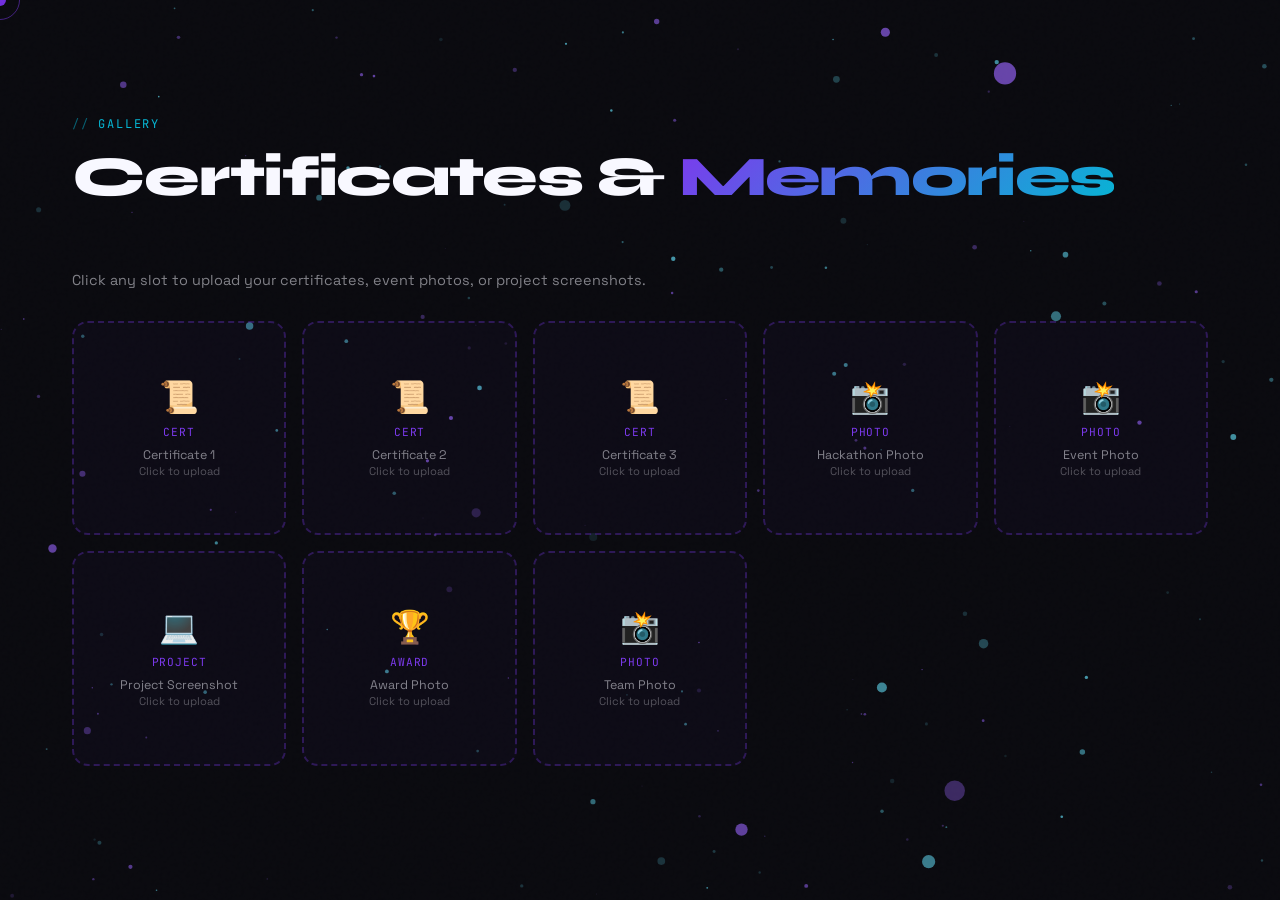
<file: media.html>
<!DOCTYPE html>
<html lang="en">
<head>
<meta charset="UTF-8">
<meta name="viewport" content="width=device-width, initial-scale=1.0">
<title>SARAN S — Gallery</title>
<link href="https://fonts.googleapis.com/css2?family=Space+Grotesk:wght@300;400;500;600;700&family=Syne:wght@400;600;700;800&family=JetBrains+Mono:wght@400;500&display=swap" rel="stylesheet">
<link rel="stylesheet" href="assets/styles.css">
</head>
<body>

<div id="cursor"></div>
<div id="cursor-ring"></div>
<canvas id="bg-canvas"></canvas>

<main>
  <section id="media" class="media-section">
    <span class="section-label reveal">gallery</span>
    <h2 class="section-title reveal">Certificates &amp; <span>Memories</span></h2>
    <p style="color:var(--muted);margin-bottom:2rem;font-size:0.9rem;" class="reveal">Click any slot to upload your certificates, event photos, or project screenshots.</p>
    <div class="media-grid" id="mediaGrid">
      <!-- dynamically rendered -->
    </div>
  </section>
</main>

<script src="assets/main.js"></script>
</body>
</html>
</file>
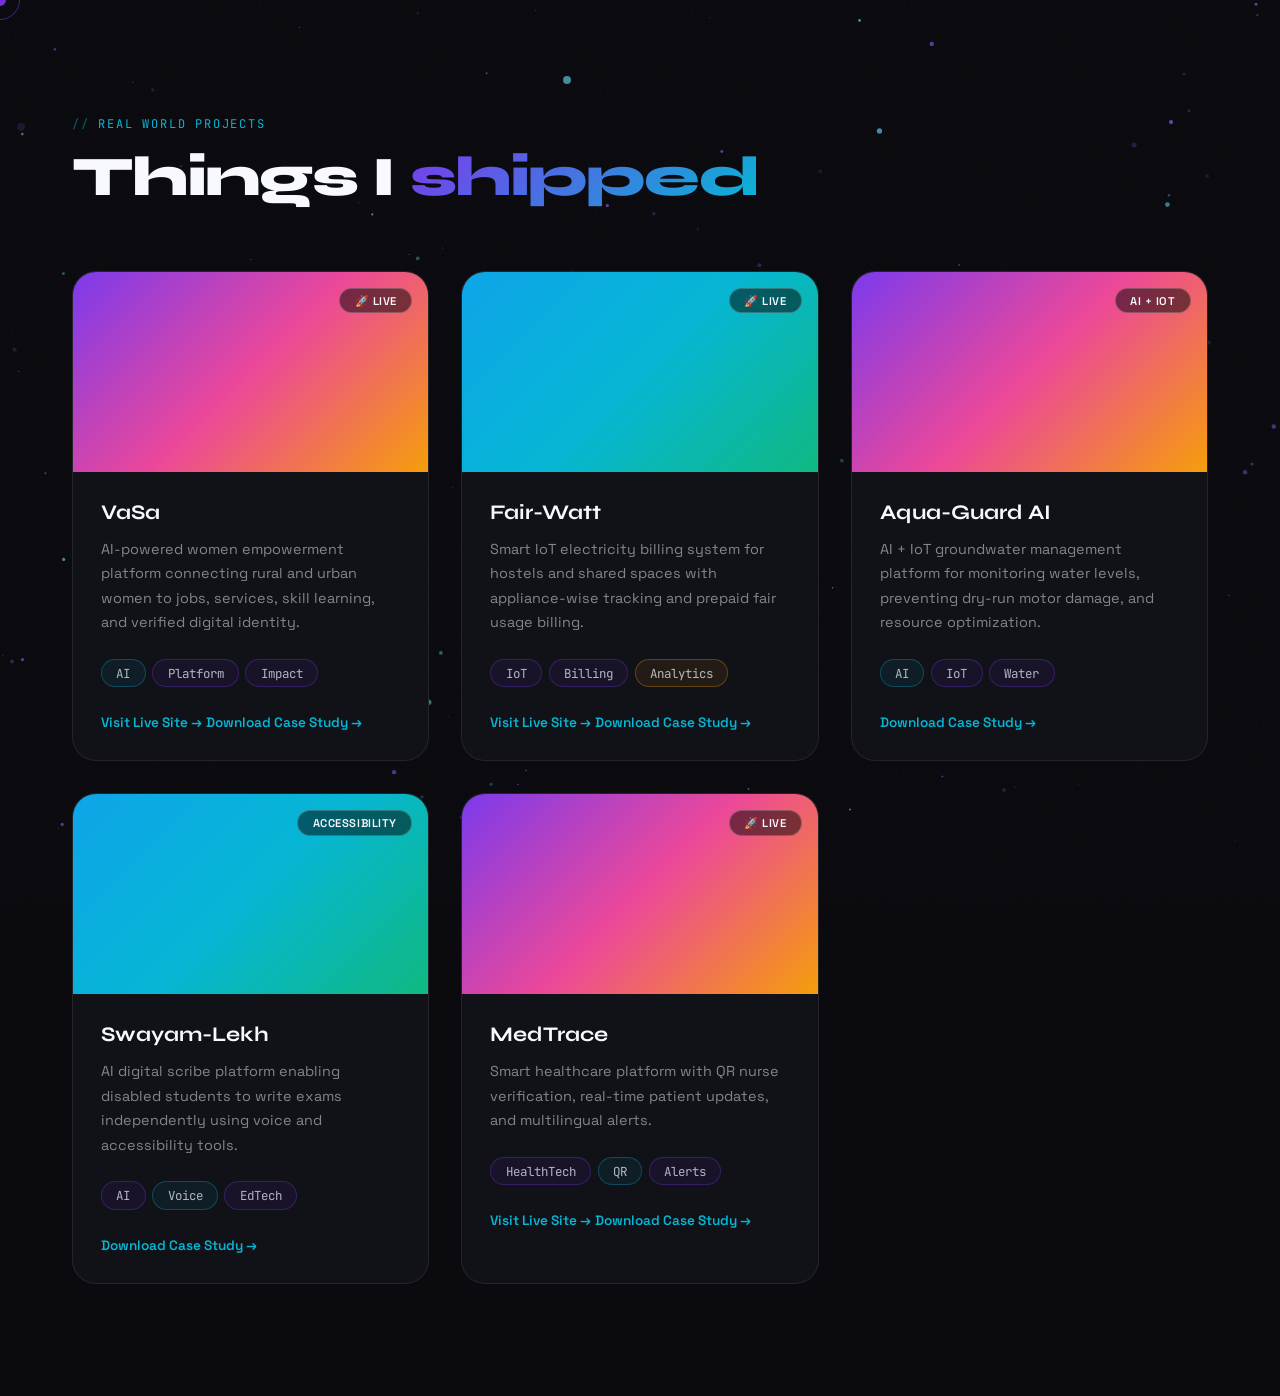
<file: projects.html>
<!DOCTYPE html>
<html lang="en">
<head>
<meta charset="UTF-8">
<meta name="viewport" content="width=device-width, initial-scale=1.0">
<title>SARAN S — Projects</title>
<link href="https://fonts.googleapis.com/css2?family=Space+Grotesk:wght@300;400;500;600;700&family=Syne:wght@400;600;700;800&family=JetBrains+Mono:wght@400;500&display=swap" rel="stylesheet">
<link rel="stylesheet" href="assets/styles.css">
</head>
<body>

<div id="cursor"></div>
<div id="cursor-ring"></div>
<canvas id="bg-canvas"></canvas>

<main>
  <section id="projects">
    <span class="section-label reveal">real world projects</span>
    <h2 class="section-title reveal">Things I <span>shipped</span></h2>
    <div class="projects-grid">
      <div class="project-card reveal reveal-delay-1">
        <div class="project-hero project-hero-vasa">
          <span class="project-badge">🚀 Live</span>
        </div>
        <div class="project-body">
          <div class="project-title">VaSa</div>
          <div class="project-desc">AI-powered women empowerment platform connecting rural and urban women to jobs, services, skill learning, and verified digital identity.</div>
          <div class="project-techs">
            <span class="tag cyan">AI</span><span class="tag">Platform</span><span class="tag">Impact</span>
          </div>
          <a href="https://vasa-women.vercel.app/" target="_blank" class="project-link">Visit Live Site →</a>
          <a href="assets/resume.pdf" class="project-link" download>Download Case Study →</a>
        </div>
      </div>
      <div class="project-card reveal reveal-delay-2">
        <div class="project-hero project-hero-cam">
          <span class="project-badge">🚀 Live</span>
        </div>
        <div class="project-body">
          <div class="project-title">Fair-Watt</div>
          <div class="project-desc">Smart IoT electricity billing system for hostels and shared spaces with appliance-wise tracking and prepaid fair usage billing.</div>
          <div class="project-techs">
            <span class="tag">IoT</span><span class="tag">Billing</span><span class="tag amber">Analytics</span>
          </div>
          <a href="https://fair-watt.vercel.app/" target="_blank" class="project-link">Visit Live Site →</a>
          <a href="assets/resume.pdf" class="project-link" download>Download Case Study →</a>
        </div>
      </div>
      <div class="project-card reveal reveal-delay-3">
        <div class="project-hero project-hero-vasa">
          <span class="project-badge">AI + IoT</span>
        </div>
        <div class="project-body">
          <div class="project-title">Aqua-Guard AI</div>
          <div class="project-desc">AI + IoT groundwater management platform for monitoring water levels, preventing dry-run motor damage, and resource optimization.</div>
          <div class="project-techs">
            <span class="tag cyan">AI</span><span class="tag">IoT</span><span class="tag">Water</span>
          </div>
          <a href="assets/resume.pdf" class="project-link" download>Download Case Study →</a>
        </div>
      </div>
      <div class="project-card reveal reveal-delay-4">
        <div class="project-hero project-hero-cam">
          <span class="project-badge">Accessibility</span>
        </div>
        <div class="project-body">
          <div class="project-title">Swayam-Lekh</div>
          <div class="project-desc">AI digital scribe platform enabling disabled students to write exams independently using voice and accessibility tools.</div>
          <div class="project-techs">
            <span class="tag">AI</span><span class="tag cyan">Voice</span><span class="tag">EdTech</span>
          </div>
          <a href="assets/resume.pdf" class="project-link" download>Download Case Study →</a>
        </div>
      </div>
      <div class="project-card reveal reveal-delay-5">
        <div class="project-hero project-hero-vasa">
          <span class="project-badge">🚀 Live</span>
        </div>
        <div class="project-body">
          <div class="project-title">MedTrace</div>
          <div class="project-desc">Smart healthcare platform with QR nurse verification, real-time patient updates, and multilingual alerts.</div>
          <div class="project-techs">
            <span class="tag">HealthTech</span><span class="tag cyan">QR</span><span class="tag">Alerts</span>
          </div>
          <a href="https://medtrace-pink.vercel.app/login" target="_blank" class="project-link">Visit Live Site →</a>
          <a href="assets/resume.pdf" class="project-link" download>Download Case Study →</a>
        </div>
      </div>
    </div>
  </section>
</main>

<script src="assets/main.js"></script>
</body>
</html>
</file>
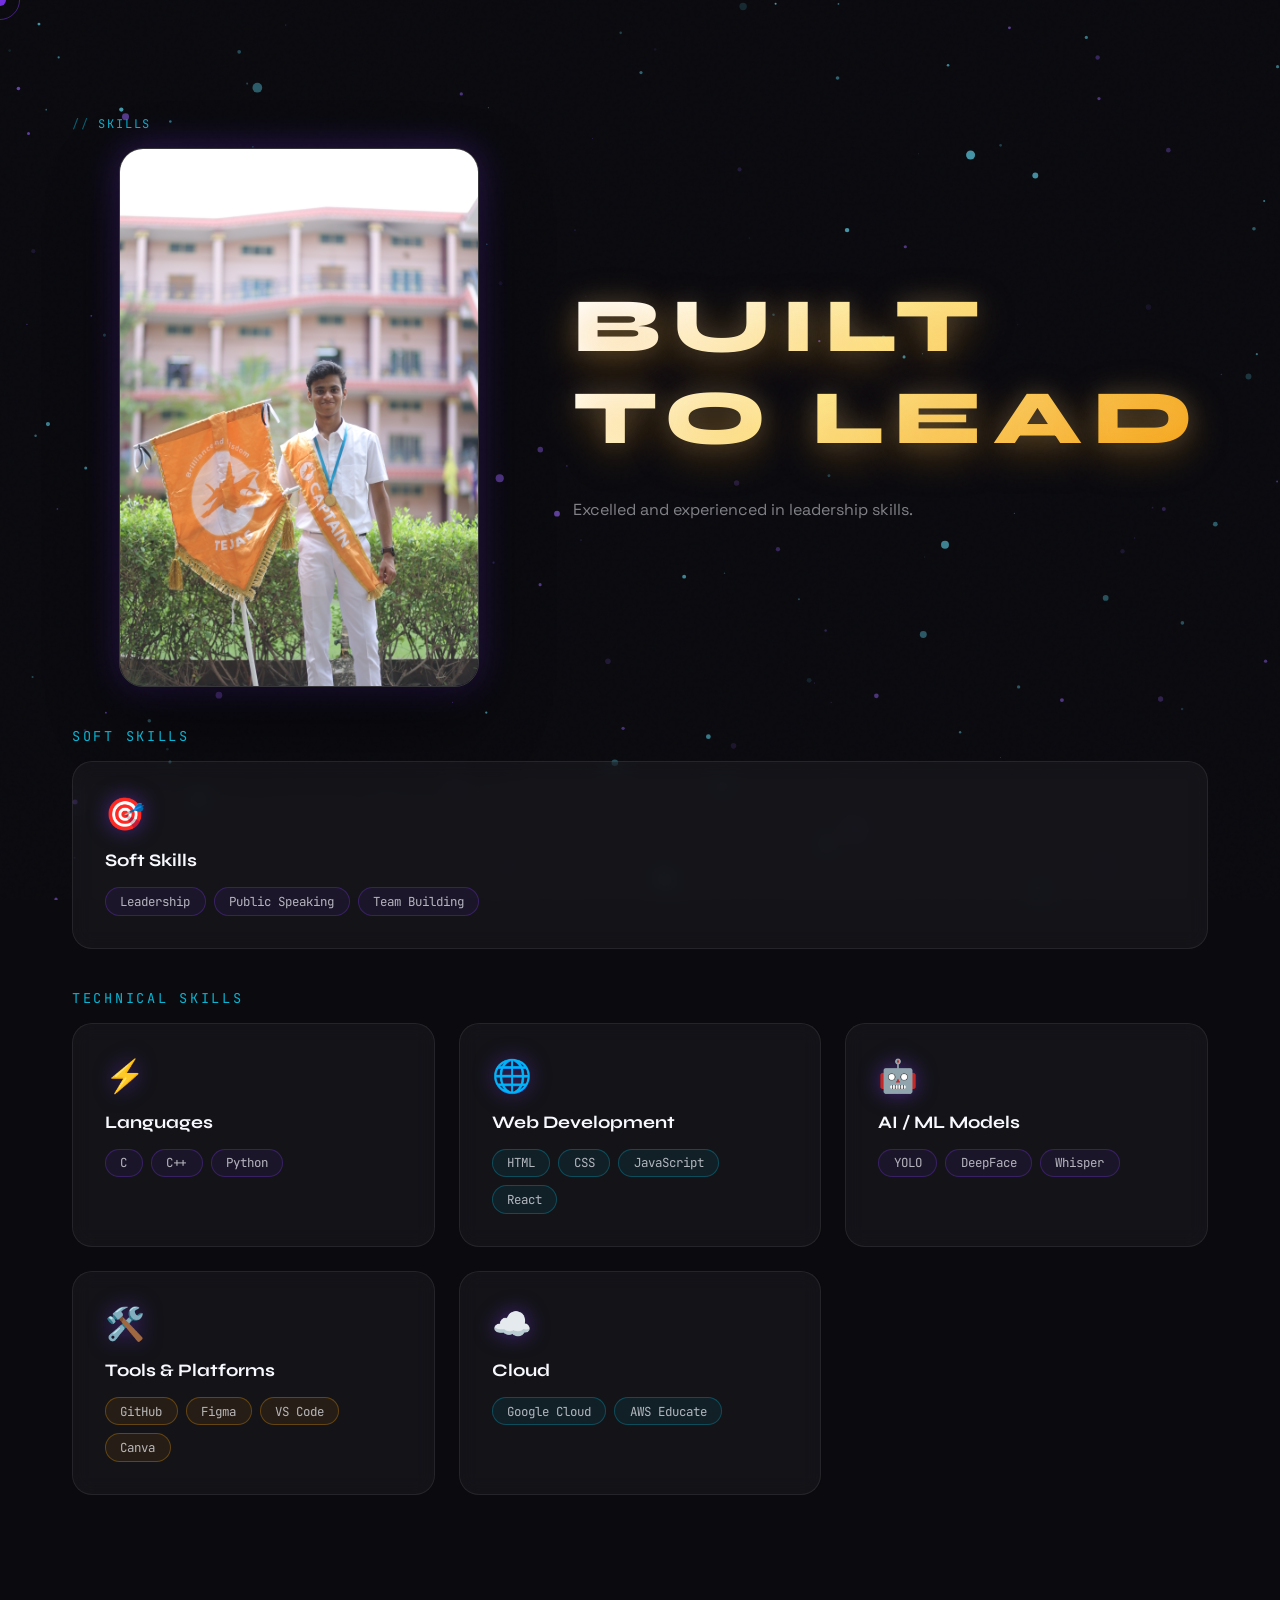
<file: skills.html>
<!DOCTYPE html>
<html lang="en">
<head>
<meta charset="UTF-8">
<meta name="viewport" content="width=device-width, initial-scale=1.0">
<title>SARAN S — Skills</title>
<link href="https://fonts.googleapis.com/css2?family=Space+Grotesk:wght@300;400;500;600;700&family=Syne:wght@400;600;700;800&family=JetBrains+Mono:wght@400;500&display=swap" rel="stylesheet">
<link rel="stylesheet" href="assets/styles.css">
</head>
<body>

<div id="cursor"></div>
<div id="cursor-ring"></div>
<canvas id="bg-canvas"></canvas>

<main>
  <section id="skills">
    <span class="section-label reveal">Skills</span>
    <div class="skills-hero">
      <div class="skills-visual reveal">
        <div class="skills-glow" aria-hidden="true"></div>
        <img class="skills-image" src="assets/skills-lead.jpg" alt="Skills highlight">
      </div>
      <div class="skills-content">
        <div class="skills-headline reveal">BUILT TO LEAD</div>
        <p class="skills-sub reveal">Excelled and experienced in leadership skills.</p>
      </div>
    </div>
    <div class="skills-section-title reveal">Soft Skills</div>
    <div class="skills-grid">
      <div class="skill-card reveal reveal-delay-1">
        <div class="skill-icon">🎯</div>
        <div class="skill-title">Soft Skills</div>
        <div class="skill-tags">
          <span class="tag">Leadership</span><span class="tag">Public Speaking</span><span class="tag">Team Building</span>
        </div>
      </div>
    </div>
    <div class="skills-section-title reveal">Technical Skills</div>
    <div class="skills-grid">
      <div class="skill-card reveal reveal-delay-1">
        <div class="skill-icon">⚡</div>
        <div class="skill-title">Languages</div>
        <div class="skill-tags">
          <span class="tag">C</span><span class="tag">C++</span><span class="tag">Python</span>
        </div>
      </div>
      <div class="skill-card reveal reveal-delay-2">
        <div class="skill-icon">🌐</div>
        <div class="skill-title">Web Development</div>
        <div class="skill-tags">
          <span class="tag cyan">HTML</span><span class="tag cyan">CSS</span><span class="tag cyan">JavaScript</span><span class="tag cyan">React</span>
        </div>
      </div>
      <div class="skill-card reveal reveal-delay-3">
        <div class="skill-icon">🤖</div>
        <div class="skill-title">AI / ML Models</div>
        <div class="skill-tags">
          <span class="tag">YOLO</span><span class="tag">DeepFace</span><span class="tag">Whisper</span>
        </div>
      </div>
      <div class="skill-card reveal reveal-delay-1">
        <div class="skill-icon">🛠️</div>
        <div class="skill-title">Tools & Platforms</div>
        <div class="skill-tags">
          <span class="tag amber">GitHub</span><span class="tag amber">Figma</span><span class="tag amber">VS Code</span><span class="tag amber">Canva</span>
        </div>
      </div>
      <div class="skill-card reveal reveal-delay-2">
        <div class="skill-icon">☁️</div>
        <div class="skill-title">Cloud</div>
        <div class="skill-tags">
          <span class="tag cyan">Google Cloud</span><span class="tag cyan">AWS Educate</span>
        </div>
      </div>
    </div>
  </section>
</main>

<script src="assets/main.js"></script>
</body>
</html>
</file>
<file: assets/styles.css>
:root {
  --c1: #0a0a0f;
  --c2: #111118;
  --c3: #1a1a28;
  --accent: #7c3aed;
  --accent2: #06b6d4;
  --accent3: #f59e0b;
  --gold: #f59e0b;
  --white: #f8f8ff;
  --muted: rgba(248,248,255,0.5);
  --glass: rgba(255,255,255,0.04);
  --glass-border: rgba(255,255,255,0.08);
}
* { margin:0; padding:0; box-sizing:border-box; }
html { scroll-behavior: smooth; }
body {
  background: var(--c1);
  color: var(--white);
  font-family: 'Space Grotesk', sans-serif;
  overflow-x: hidden;
  cursor: none;
}

/* CUSTOM CURSOR */
#cursor {
  position: fixed; width:12px; height:12px;
  background: var(--accent); border-radius:50%;
  pointer-events:none; z-index:9999;
  transform: translate(-50%,-50%);
  transition: transform 0.1s, width 0.3s, height 0.3s, background 0.3s;
  mix-blend-mode: difference;
}
#cursor-ring {
  position:fixed; width:40px; height:40px;
  border:1.5px solid rgba(124,58,237,0.5);
  border-radius:50%; pointer-events:none; z-index:9998;
  transform:translate(-50%,-50%);
  transition: transform 0.15s ease-out, width 0.3s, height 0.3s;
}

/* CANVAS BACKGROUND */
#bg-canvas {
  position: fixed; top:0; left:0;
  width:100%; height:100%;
  z-index:0; pointer-events:none;
}

/* NOISE OVERLAY */
body::before {
  content:'';
  position:fixed; inset:0; z-index:1;
  background-image: url("data:image/svg+xml,%3Csvg viewBox='0 0 256 256' xmlns='http://www.w3.org/2000/svg'%3E%3Cfilter id='noise'%3E%3CfeTurbulence type='fractalNoise' baseFrequency='0.9' numOctaves='4' stitchTiles='stitch'/%3E%3C/filter%3E%3Crect width='100%25' height='100%25' filter='url(%23noise)' opacity='0.04'/%3E%3C/svg%3E");
  pointer-events:none; opacity:0.4;
}

/* NAV */
nav {
  position:fixed; top:0; left:0; right:0; z-index:100;
  padding:1.5rem 3rem;
  display:flex; align-items:center; justify-content:space-between;
  backdrop-filter: blur(20px);
  background: rgba(10,10,15,0.6);
  border-bottom: 1px solid var(--glass-border);
  transition: all 0.3s;
}
.nav-logo {
  font-family:'Syne',sans-serif; font-size:1.4rem; font-weight:800;
  background: linear-gradient(135deg,#fff 30%,var(--accent));
  -webkit-background-clip:text; -webkit-text-fill-color:transparent;
  letter-spacing:-0.02em;
}
.nav-links { display:flex; gap:2.5rem; list-style:none; }
.nav-links a {
  color:var(--muted); text-decoration:none; font-size:0.85rem;
  letter-spacing:0.05em; text-transform:uppercase; font-weight:500;
  transition:color 0.3s; position:relative;
}
.nav-links a::after {
  content:''; position:absolute; bottom:-4px; left:0;
  width:0; height:1px; background:var(--accent);
  transition:width 0.3s;
}
.nav-links a:hover { color:var(--white); }
.nav-links a:hover::after { width:100%; }

/* SECTIONS WRAPPER */
main { position:relative; z-index:2; }

/* HERO */
#hero {
  min-height:100vh; display:flex; flex-direction:column;
  align-items:center; justify-content:center;
  text-align:center; padding:2rem;
  position:relative; overflow:hidden;
}
.hero-badge {
  display:inline-flex; align-items:center; gap:0.5rem;
  padding:0.4rem 1.2rem;
  border:1px solid rgba(124,58,237,0.4);
  border-radius:100px;
  font-size:0.78rem; letter-spacing:0.08em; text-transform:uppercase;
  color:var(--accent2); margin-bottom:2rem;
  background:rgba(124,58,237,0.08);
  animation: fadeSlideUp 0.8s ease both;
}
.badge-dot {
  width:6px; height:6px; border-radius:50%;
  background:var(--accent2); animation:pulse 2s infinite;
}
@keyframes pulse { 0%,100%{opacity:1;transform:scale(1)} 50%{opacity:0.5;transform:scale(1.3)} }

h1.hero-name {
  font-family:'Syne',sans-serif; font-size:clamp(4rem,12vw,9rem);
  font-weight:800; line-height:0.9; letter-spacing:-0.04em;
  white-space:nowrap;
  animation: fadeSlideUp 0.8s 0.2s ease both;
}
.hero-name-wrap {
  position:relative;
  display:grid;
  place-items:center;
  width:100%;
  height:260px;
  margin-bottom:1.5rem;
  overflow:visible;
}
.hero-name-wrap > * { grid-area:1 / 1; }
  .hero-name-bg {
    position:absolute; left:50%; top:50%;
    width:260px; height:260px; border-radius:50%;
    transform:translate(-50%,-50%);
    background: url("profile.svg") center/cover no-repeat;
    border:1px solid rgba(255,255,255,0.12);
    filter: blur(0px);
    z-index:0; pointer-events:none;
    box-shadow:0 30px 80px rgba(0,0,0,0.35);
    margin-top: -30px;
  }
.hero-name-wrap h1.hero-name {
  position:relative;
  transform:translateY(1000%);
  z-index:1;
  top:90px;
  margin:32px 0 0;
}
.name-line1 {
  display:block;
  background: linear-gradient(135deg, #ffffff 0%, #8bffff 25%, #2fe7ff 50%, #0099ff 75%, #001c3a 100%);
  -webkit-background-clip:text; -webkit-text-fill-color:transparent;
  -webkit-text-stroke: 1.5px rgba(255,255,255,0.9);
  text-shadow: 0 2px 12px rgba(0,0,0,0.6), 0 0 8px rgba(125,249,255,0.9), 0 0 20px rgba(0,153,255,0.7);
}
.name-line2 {
  display:block;
  background: linear-gradient(135deg, var(--accent), var(--accent2));
  -webkit-background-clip:text; -webkit-text-fill-color:transparent;
}
.hero-sub {
  font-size:clamp(1rem,2.5vw,1.25rem); color:var(--muted);
  max-width:520px; line-height:1.7; margin-bottom:3rem;
  animation: fadeSlideUp 0.8s 0.4s ease both;
}
.hero-ctas {
  display:flex; gap:1rem; flex-wrap:wrap; justify-content:center;
  animation: fadeSlideUp 0.8s 0.6s ease both;
}
.btn-primary {
  padding:0.85rem 2.2rem; border-radius:100px;
  background: linear-gradient(135deg,var(--accent),#a855f7);
  color:#fff; text-decoration:none; font-weight:600;
  font-size:0.9rem; letter-spacing:0.02em;
  transition:transform 0.2s, box-shadow 0.2s;
  box-shadow: 0 0 30px rgba(124,58,237,0.4);
}
.btn-primary:hover { transform:translateY(-2px); box-shadow:0 0 50px rgba(124,58,237,0.6); }
.btn-outline {
  padding:0.85rem 2.2rem; border-radius:100px;
  border:1px solid var(--glass-border);
  background:var(--glass); color:var(--white);
  text-decoration:none; font-weight:600;
  font-size:0.9rem; letter-spacing:0.02em;
  backdrop-filter:blur(10px);
  transition:border-color 0.2s, transform 0.2s;
}
.btn-outline:hover { border-color:var(--accent); transform:translateY(-2px); }

.hero-scroll {
  position:absolute; bottom:2.5rem; left:50%; transform:translateX(-50%);
  display:flex; flex-direction:column; align-items:center; gap:0.5rem;
  color:var(--muted); font-size:0.75rem; letter-spacing:0.1em;
  animation: fadeSlideUp 1s 1s ease both;
}
.scroll-line {
  width:1px; height:50px;
  background:linear-gradient(to bottom,var(--accent),transparent);
  animation:scrollLine 2s infinite;
}
@keyframes scrollLine { 0%{transform:scaleY(0);transform-origin:top} 50%{transform:scaleY(1);transform-origin:top} 51%{transform:scaleY(1);transform-origin:bottom} 100%{transform:scaleY(0);transform-origin:bottom} }

/* FLOATING CARDS in hero */
.hero-float {
  position:absolute; border-radius:16px;
  border:1px solid var(--glass-border);
  background:rgba(255,255,255,0.03);
  backdrop-filter:blur(20px);
  padding:1rem 1.5rem;
  font-size:0.8rem; color:var(--muted);
  animation:float 6s ease-in-out infinite;
}
.hero-float .val { font-size:1.4rem; font-weight:700; color:var(--white); font-family:'Syne',sans-serif; }
.float-1 { left:5%; top:25%; animation-delay:0s; }
.float-2 { right:5%; top:30%; animation-delay:2s; }
.float-3 { right:8%; bottom:20%; animation-delay:4s; }
@keyframes float { 0%,100%{transform:translateY(0)} 50%{transform:translateY(-15px)} }

@keyframes fadeSlideUp { from{opacity:0;transform:translateY(30px)} to{opacity:1;transform:translateY(0)} }

/* SECTION COMMONS */
section { padding:7rem 2rem; max-width:1200px; margin:0 auto; }
.section-label {
  display:inline-block; font-size:0.75rem; letter-spacing:0.15em;
  text-transform:uppercase; color:var(--accent2);
  margin-bottom:1rem; font-family:'JetBrains Mono',monospace;
}
.section-label::before { content:'// '; opacity:0.5; }
.section-title {
  font-family:'Syne',sans-serif; font-size:clamp(2rem,5vw,3.5rem);
  font-weight:800; line-height:1.05; letter-spacing:-0.03em;
  margin-bottom:4rem;
}
.section-title span {
  background:linear-gradient(135deg,var(--accent),var(--accent2));
  -webkit-background-clip:text; -webkit-text-fill-color:transparent;
}

/* ABOUT */
#about { display:grid; grid-template-columns:1fr 1fr; gap:4rem; align-items:center; }
.about-text p { color:var(--muted); line-height:1.9; font-size:1.05rem; margin-bottom:1.5rem; }
.about-highlight {
  color:var(--white); font-weight:600;
  background:linear-gradient(135deg,var(--accent),var(--accent2));
  -webkit-background-clip:text; -webkit-text-fill-color:transparent;
}
.about-stats {
  display:grid; grid-template-columns:1fr 1fr; gap:1rem; margin-top:2rem;
}
.stat-card {
  padding:1.5rem; border-radius:16px;
  border:1px solid var(--glass-border);
  background:var(--glass);
  transition:border-color 0.3s, transform 0.3s;
}
.stat-card:hover { border-color:var(--accent); transform:translateY(-4px); }
.stat-num { font-family:'Syne',sans-serif; font-size:2.2rem; font-weight:800; color:var(--accent); }
.stat-label { font-size:0.8rem; color:var(--muted); margin-top:0.3rem; }
.about-visual {
  position:relative; display:flex; align-items:center; justify-content:center;
}
.avatar-ring {
  width:260px; height:260px; border-radius:50%;
  border:2px solid rgba(124,58,237,0.3);
  display:flex; align-items:center; justify-content:center;
  position:relative; animation:rotateSlow 20s linear infinite;
}
@keyframes rotateSlow { from{transform:rotate(0deg)} to{transform:rotate(360deg)} }
.avatar-inner {
  width:220px; height:220px; border-radius:50%;
  background:linear-gradient(135deg,var(--accent),var(--accent2));
  display:flex; align-items:center; justify-content:center;
  font-family:'Syne',sans-serif; font-size:4rem; font-weight:800;
  animation:rotateSlow 20s linear infinite reverse;
  box-shadow:0 0 60px rgba(124,58,237,0.4);
}
.orbit-dot {
  position:absolute; width:10px; height:10px; border-radius:50%;
  background:var(--accent2);
  box-shadow:0 0 10px var(--accent2);
}
.orbit-dot:nth-child(1) { top:0; left:50%; transform:translate(-50%,-50%); }
.orbit-dot:nth-child(2) { bottom:0; left:50%; transform:translate(-50%,50%); }
.orbit-dot:nth-child(3) { left:0; top:50%; transform:translate(-50%,-50%); }
.orbit-dot:nth-child(4) { right:0; top:50%; transform:translate(50%,-50%); }

/* SKILLS */
#skills { max-width:1200px; margin:0 auto; padding:7rem 2rem; }
.skills-hero {
  display:grid; grid-template-columns:minmax(260px,1fr) 1.4fr;
  gap:3rem; align-items:center;
}
.skills-visual {
  position:relative; display:flex; align-items:center; justify-content:center;
  min-height:320px;
}
.skills-glow {
  position:absolute; width:320px; height:320px; border-radius:50%;
  background:radial-gradient(circle,rgba(124,58,237,0.35),transparent 70%);
  filter:blur(4px);
  animation:glowPulse 4.5s ease-in-out infinite;
}
.skills-image {
  position:relative; z-index:1;
  width:min(360px,80vw); height:auto; border-radius:24px;
  border:1px solid rgba(255,255,255,0.18);
  box-shadow:0 30px 70px rgba(0,0,0,0.45), 0 0 35px rgba(124,58,237,0.35);
  animation:float 6s ease-in-out infinite;
  transition:transform 0.3s ease, box-shadow 0.3s ease;
}
.skills-image:hover {
  transform:translateY(-6px) scale(1.02);
  box-shadow:0 40px 90px rgba(0,0,0,0.5), 0 0 50px rgba(124,58,237,0.45);
}
.skills-headline {
  font-family:'Syne',sans-serif; font-weight:800;
  font-size:clamp(2.6rem,6vw,4.8rem);
  letter-spacing:0.14em; text-transform:uppercase;
  margin-bottom:2rem;
  background:linear-gradient(135deg,#ffffff 10%,#fde68a 45%,#f59e0b 100%);
  -webkit-background-clip:text; -webkit-text-fill-color:transparent;
  text-shadow:0 10px 40px rgba(245,158,11,0.35), 0 0 25px rgba(255,255,255,0.15);
}
.skills-sub {
  color:var(--muted); font-size:1rem; line-height:1.7; margin-bottom:2rem;
}
.skills-section-title {
  font-family:'JetBrains Mono',monospace; font-size:0.85rem;
  letter-spacing:0.2em; text-transform:uppercase; color:var(--accent2);
  margin:2.5rem 0 1rem;
}
@keyframes glowPulse { 0%,100%{transform:scale(1);opacity:0.75} 50%{transform:scale(1.06);opacity:1} }
.skills-grid {
  display:grid; grid-template-columns:repeat(auto-fit,minmax(280px,1fr)); gap:1.5rem;
}
@media (max-width: 900px) {
  .skills-hero { grid-template-columns:1fr; text-align:center; }
  .skills-headline { letter-spacing:0.1em; }
  .skills-grid { margin-top:2rem; }
}
.skill-card {
  padding:2rem; border-radius:20px;
  border:1px solid var(--glass-border);
  background:var(--glass);
  backdrop-filter:blur(10px);
  transition:all 0.4s cubic-bezier(0.175,0.885,0.32,1.275);
  position:relative; overflow:hidden;
}
.skill-card::before {
  content:''; position:absolute; inset:0;
  background:linear-gradient(135deg,rgba(124,58,237,0.1),transparent);
  opacity:0; transition:opacity 0.3s;
}
.skill-card:hover { transform:translateY(-8px) scale(1.01); border-color:var(--accent); }
.skill-card:hover::before { opacity:1; }
.skill-icon {
  font-size:2rem; margin-bottom:1rem;
  filter:drop-shadow(0 0 10px rgba(124,58,237,0.5));
}
.skill-title { font-family:'Syne',sans-serif; font-size:1.1rem; font-weight:700; margin-bottom:1rem; }
.skill-tags { display:flex; flex-wrap:wrap; gap:0.5rem; }
.tag {
  padding:0.3rem 0.9rem; border-radius:100px;
  font-size:0.78rem; font-family:'JetBrains Mono',monospace;
  border:1px solid rgba(124,58,237,0.3);
  background:rgba(124,58,237,0.08);
  color:rgba(248,248,255,0.7);
  transition:all 0.2s;
}
.tag:hover { background:rgba(124,58,237,0.2); color:var(--white); border-color:var(--accent); }
.tag.cyan { border-color:rgba(6,182,212,0.3); background:rgba(6,182,212,0.08); }
.tag.cyan:hover { background:rgba(6,182,212,0.2); border-color:var(--accent2); }
.tag.amber { border-color:rgba(245,158,11,0.3); background:rgba(245,158,11,0.08); }

/* PROJECTS */
#projects { max-width:1200px; margin:0 auto; padding:7rem 2rem; }
.projects-grid {
  display:grid; grid-template-columns:repeat(auto-fit,minmax(340px,1fr)); gap:2rem;
}
.project-card {
  border-radius:24px; overflow:hidden;
  border:1px solid var(--glass-border);
  background:var(--c2);
  transition:all 0.4s ease;
  position:relative;
}
.project-card:hover { transform:translateY(-10px); border-color:var(--accent); box-shadow:0 30px 60px rgba(0,0,0,0.5), 0 0 40px rgba(124,58,237,0.2); }
.project-hero {
  height:200px; position:relative; overflow:hidden;
  display:flex; align-items:center; justify-content:center;
}
.project-hero-vasa { background:linear-gradient(135deg,#7c3aed,#ec4899,#f59e0b); }
.project-hero-cam { background:linear-gradient(135deg,#0ea5e9,#06b6d4,#10b981); }
.project-emoji { font-size:4rem; filter:drop-shadow(0 0 20px rgba(255,255,255,0.3)); }
.project-badge {
  position:absolute; top:1rem; right:1rem;
  padding:0.3rem 0.9rem; border-radius:100px;
  font-size:0.7rem; font-weight:600; letter-spacing:0.05em; text-transform:uppercase;
  background:rgba(0,0,0,0.5); backdrop-filter:blur(10px);
  border:1px solid rgba(255,255,255,0.2);
}
.project-body { padding:1.75rem; }
.project-title { font-family:'Syne',sans-serif; font-size:1.3rem; font-weight:700; margin-bottom:0.75rem; }
.project-desc { color:var(--muted); font-size:0.9rem; line-height:1.7; margin-bottom:1.5rem; }
.project-techs { display:flex; flex-wrap:wrap; gap:0.4rem; margin-bottom:1.5rem; }
.project-link {
  display:inline-flex; align-items:center; gap:0.5rem;
  color:var(--accent2); text-decoration:none; font-size:0.85rem; font-weight:600;
  transition:gap 0.2s;
}
.project-link:hover { gap:0.8rem; }

/* ACHIEVEMENTS */
#achievements { max-width:1200px; margin:0 auto; padding:7rem 2rem; }
.achievements-list { display:flex; flex-direction:column; gap:1rem; }
.achievement-item {
  display:flex; align-items:center; gap:2rem;
  padding:1.75rem 2rem; border-radius:16px;
  border:1px solid var(--glass-border);
  background:var(--glass);
  transition:all 0.3s;
  position:relative; overflow:hidden;
}
.achievement-item::before {
  content:''; position:absolute; left:0; top:0; bottom:0; width:3px;
  background:linear-gradient(to bottom,var(--accent),var(--accent2));
  transform:scaleY(0); transition:transform 0.3s; transform-origin:bottom;
}
.achievement-item:hover { border-color:rgba(124,58,237,0.4); transform:translateX(8px); }
.achievement-item:hover::before { transform:scaleY(1); }
.achievement-icon { font-size:2rem; flex-shrink:0; }
.achievement-text h3 { font-family:'Syne',sans-serif; font-size:1.05rem; font-weight:700; margin-bottom:0.25rem; }
.achievement-text p { color:var(--muted); font-size:0.85rem; }
.achievement-year {
  margin-left:auto; flex-shrink:0;
  font-family:'JetBrains Mono',monospace; font-size:0.8rem;
  color:var(--accent); opacity:0.7;
}

/* CERTIFICATIONS */
#certifications { max-width:1200px; margin:0 auto; padding:7rem 2rem; }
.certs-grid { display:grid; grid-template-columns:repeat(auto-fit,minmax(260px,1fr)); gap:1.5rem; }
.cert-card {
  padding:2rem; border-radius:20px;
  border:1px solid var(--glass-border);
  background:var(--glass);
  transition:all 0.4s;
  text-align:center;
}
.cert-card.highlight {
  border-color:rgba(245,158,11,0.6);
  box-shadow:0 0 35px rgba(245,158,11,0.2);
  background:linear-gradient(135deg,rgba(245,158,11,0.08),rgba(255,255,255,0.03));
}
.cert-card:hover { transform:translateY(-6px) rotateX(5deg); border-color:var(--accent2); box-shadow:0 20px 40px rgba(0,0,0,0.4); }
.cert-logo { font-size:2.5rem; margin-bottom:1rem; }
.cert-title { font-family:'Syne',sans-serif; font-size:1rem; font-weight:700; margin-bottom:0.5rem; line-height:1.4; }
.cert-issuer { font-size:0.8rem; color:var(--accent2); font-weight:600; margin-bottom:0.5rem; }
.cert-desc { color:var(--muted); font-size:0.8rem; line-height:1.6; margin-bottom:0.75rem; }
.cert-level {
  display:inline-block; padding:0.25rem 0.8rem; border-radius:100px;
  font-size:0.7rem; text-transform:uppercase; letter-spacing:0.05em;
  background:rgba(6,182,212,0.1); border:1px solid rgba(6,182,212,0.3); color:var(--accent2);
}

/* EXPERIENCE / TIMELINE */
#experience { max-width:1200px; margin:0 auto; padding:7rem 2rem; }
.timeline { position:relative; padding-left:2rem; }
.timeline::before {
  content:''; position:absolute; left:0; top:0; bottom:0; width:1px;
  background:linear-gradient(to bottom,var(--accent),var(--accent2),transparent);
}
.timeline-item {
  position:relative; margin-bottom:3rem; padding-left:2rem;
}
.timeline-item::before {
  content:''; position:absolute; left:-2.4rem; top:0.25rem;
  width:10px; height:10px; border-radius:50%;
  background:var(--accent); box-shadow:0 0 15px var(--accent);
  border:2px solid var(--c1);
}
.timeline-date { font-family:'JetBrains Mono',monospace; font-size:0.8rem; color:var(--accent2); margin-bottom:0.5rem; }
.timeline-title { font-family:'Syne',sans-serif; font-size:1.2rem; font-weight:700; margin-bottom:0.5rem; }
.timeline-sub { font-size:0.85rem; color:var(--accent); font-weight:600; margin-bottom:0.75rem; }
.timeline-desc { color:var(--muted); font-size:0.9rem; line-height:1.7; }

/* CONTACT */
#contact {
  max-width:1200px; margin:0 auto; padding:7rem 2rem;
  text-align:center;
}
.contact-card {
  max-width:700px; margin:0 auto;
  padding:4rem; border-radius:32px;
  border:1px solid var(--glass-border);
  background:var(--glass);
  backdrop-filter:blur(20px);
  position:relative; overflow:hidden;
}
.contact-card::before {
  content:''; position:absolute; inset:-1px;
  background:linear-gradient(135deg,rgba(124,58,237,0.3),rgba(6,182,212,0.3),rgba(245,158,11,0.1));
  border-radius:32px; z-index:-1;
}
.contact-glow {
  position:absolute; width:300px; height:300px; border-radius:50%;
  background:radial-gradient(circle,rgba(124,58,237,0.2),transparent 70%);
  top:-100px; left:50%; transform:translateX(-50%);
  pointer-events:none;
}
.contact-links { display:flex; gap:1rem; flex-wrap:wrap; justify-content:center; margin-top:2rem; }
.contact-link {
  display:flex; align-items:center; gap:0.5rem;
  padding:0.75rem 1.5rem; border-radius:12px;
  border:1px solid var(--glass-border);
  background:rgba(255,255,255,0.03);
  color:var(--white); text-decoration:none; font-size:0.85rem;
  transition:all 0.3s;
}
.contact-link:hover { border-color:var(--accent); background:rgba(124,58,237,0.1); transform:translateY(-2px); }
.contact-email {
  font-family:'JetBrains Mono',monospace; font-size:1.1rem;
  color:var(--accent2); margin:1.5rem 0;
}

/* FOOTER */
footer {
  text-align:center; padding:3rem;
  border-top:1px solid var(--glass-border);
  color:var(--muted); font-size:0.85rem;
  position:relative; z-index:2;
}
.footer-logo {
  font-family:'Syne',sans-serif; font-size:1.5rem; font-weight:800;
  background:linear-gradient(135deg,var(--accent),var(--accent2));
  -webkit-background-clip:text; -webkit-text-fill-color:transparent;
  margin-bottom:0.5rem;
}

/* SCROLL REVEAL */
.reveal { opacity:0; transform:translateY(40px); transition:all 0.8s cubic-bezier(0.25,0.46,0.45,0.94); }
.reveal.visible { opacity:1; transform:translateY(0); }
.reveal-delay-1 { transition-delay:0.1s; }
.reveal-delay-2 { transition-delay:0.2s; }
.reveal-delay-3 { transition-delay:0.3s; }
.reveal-delay-4 { transition-delay:0.4s; }

/* SECTION DIVIDER */
.divider {
  max-width:1200px; margin:0 auto;
  border:none; border-top:1px solid var(--glass-border);
}

/* MEDIA UPLOAD AREA */
.media-section { max-width:1200px; margin:0 auto; padding:7rem 2rem; }
.media-grid { display:grid; grid-template-columns:repeat(auto-fill,minmax(200px,1fr)); gap:1rem; }
.media-slot {
  aspect-ratio:1; border-radius:16px;
  border:2px dashed rgba(124,58,237,0.3);
  background:rgba(124,58,237,0.03);
  display:flex; flex-direction:column; align-items:center; justify-content:center;
  gap:0.5rem; cursor:pointer;
  transition:all 0.3s; position:relative; overflow:hidden;
}
.media-slot:hover { border-color:var(--accent); background:rgba(124,58,237,0.08); transform:scale(1.02); }
.media-slot label { cursor:pointer; display:flex; flex-direction:column; align-items:center; gap:0.5rem; width:100%; height:100%; align-items:center; justify-content:center; }
.media-slot input[type=file] { display:none; }
.media-icon { font-size:2rem; }
.media-text { font-size:0.78rem; color:var(--muted); text-align:center; }
.media-slot img, .media-slot video {
  position:absolute; inset:0; width:100%; height:100%;
  object-fit:cover; border-radius:14px;
}
.media-type-label {
  font-size:0.7rem; letter-spacing:0.08em; text-transform:uppercase;
  color:var(--accent); font-family:'JetBrains Mono',monospace;
}

/* RESPONSIVE */
@media(max-width:768px){
  nav { padding:1rem 1.5rem; }
  .nav-links { display:none; }
  #about { grid-template-columns:1fr; }
  .hero-float { display:none; }
  .contact-card { padding:2rem; }
}

/* GLITCH TEXT effect */
.glitch {
  position:relative;
}
.glitch::before, .glitch::after {
  content:attr(data-text);
  position:absolute; top:0; left:0; width:100%; height:100%;
  background:transparent;
  -webkit-background-clip:text; -webkit-text-fill-color:transparent;
}
.glitch::before {
  background:linear-gradient(135deg,var(--accent),var(--accent2));
  -webkit-background-clip:text;
  clip-path: polygon(0 0, 100% 0, 100% 45%, 0 45%);
  animation: glitch1 4s infinite;
}
.glitch::after {
  background:linear-gradient(135deg,var(--accent2),var(--accent));
  -webkit-background-clip:text;
  clip-path: polygon(0 55%, 100% 55%, 100% 100%, 0 100%);
  animation: glitch2 4s infinite;
}
@keyframes glitch1 { 0%,94%,100%{transform:none;opacity:0} 95%{transform:translate(-2px,1px);opacity:1} 97%{transform:translate(2px,-1px);opacity:1} }
@keyframes glitch2 { 0%,92%,100%{transform:none;opacity:0} 93%{transform:translate(2px,2px);opacity:1} 95%{transform:translate(-2px,-1px);opacity:1} }
</file>
